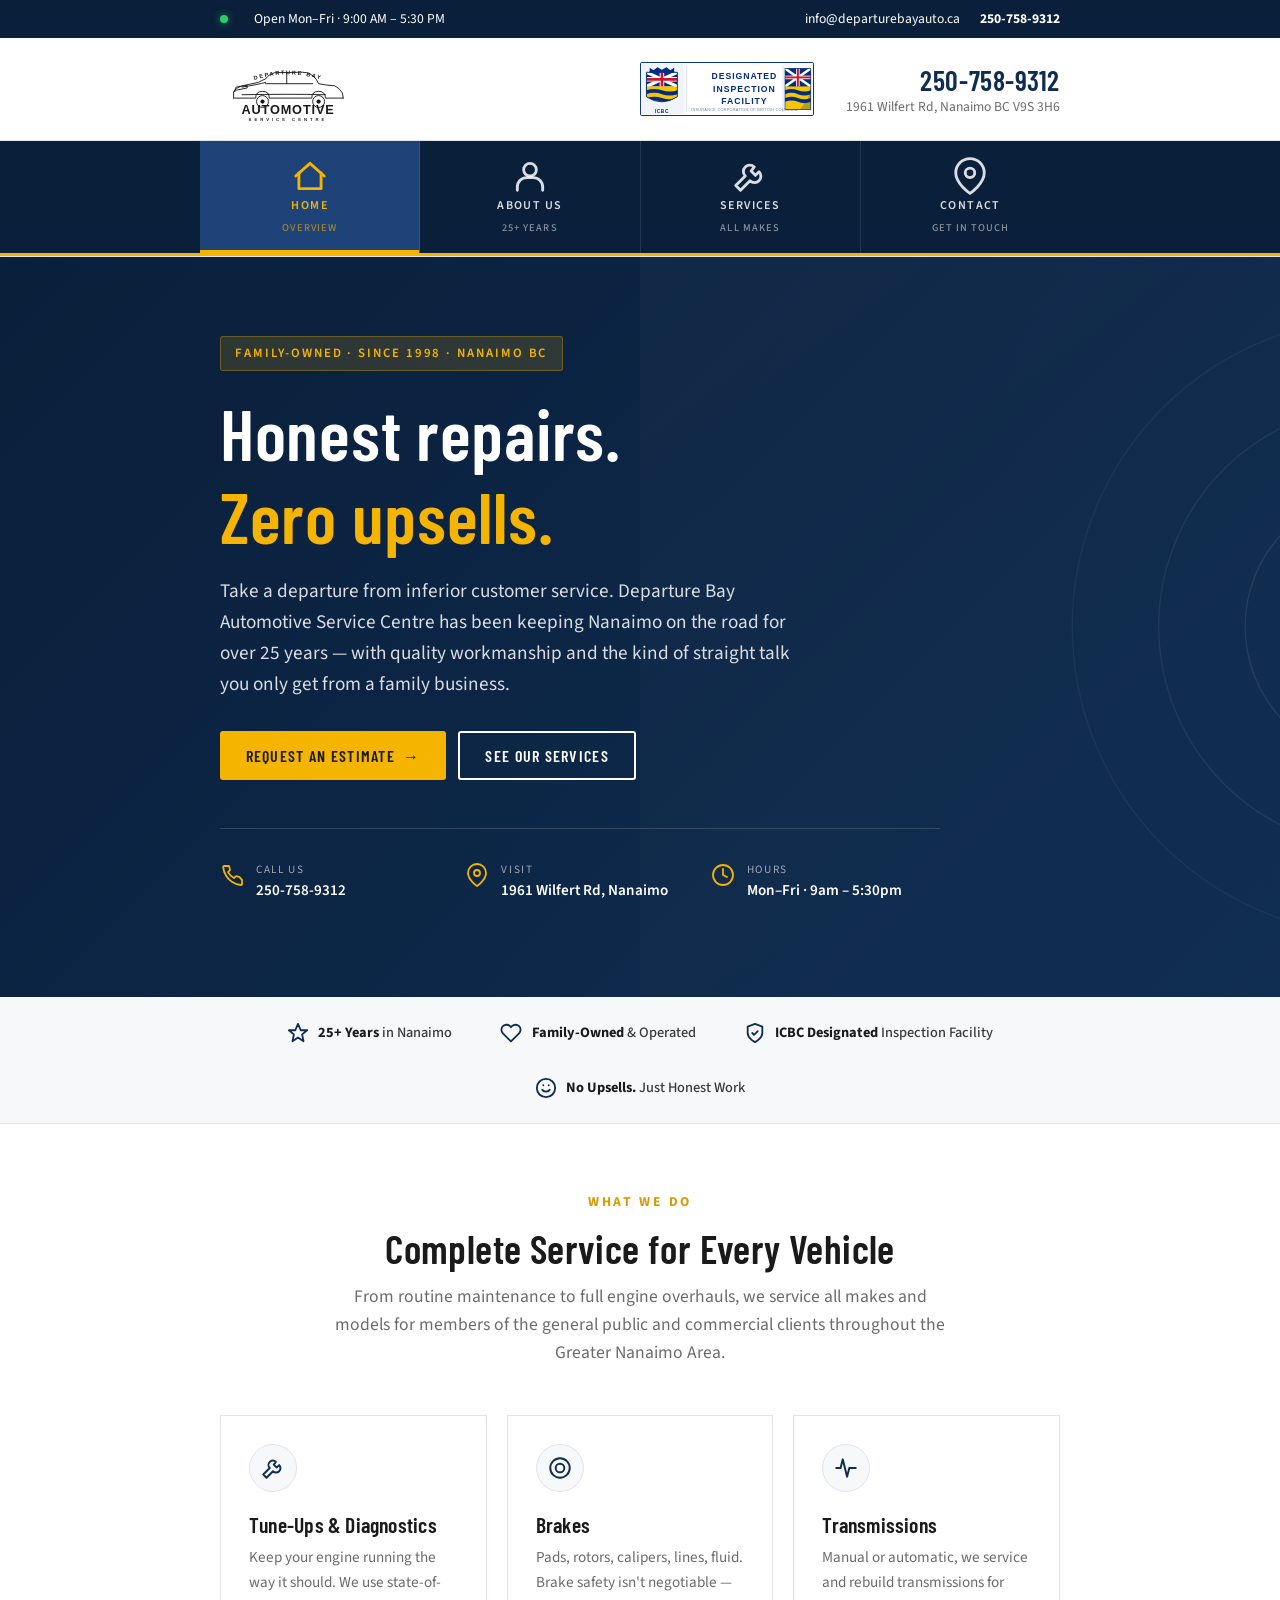
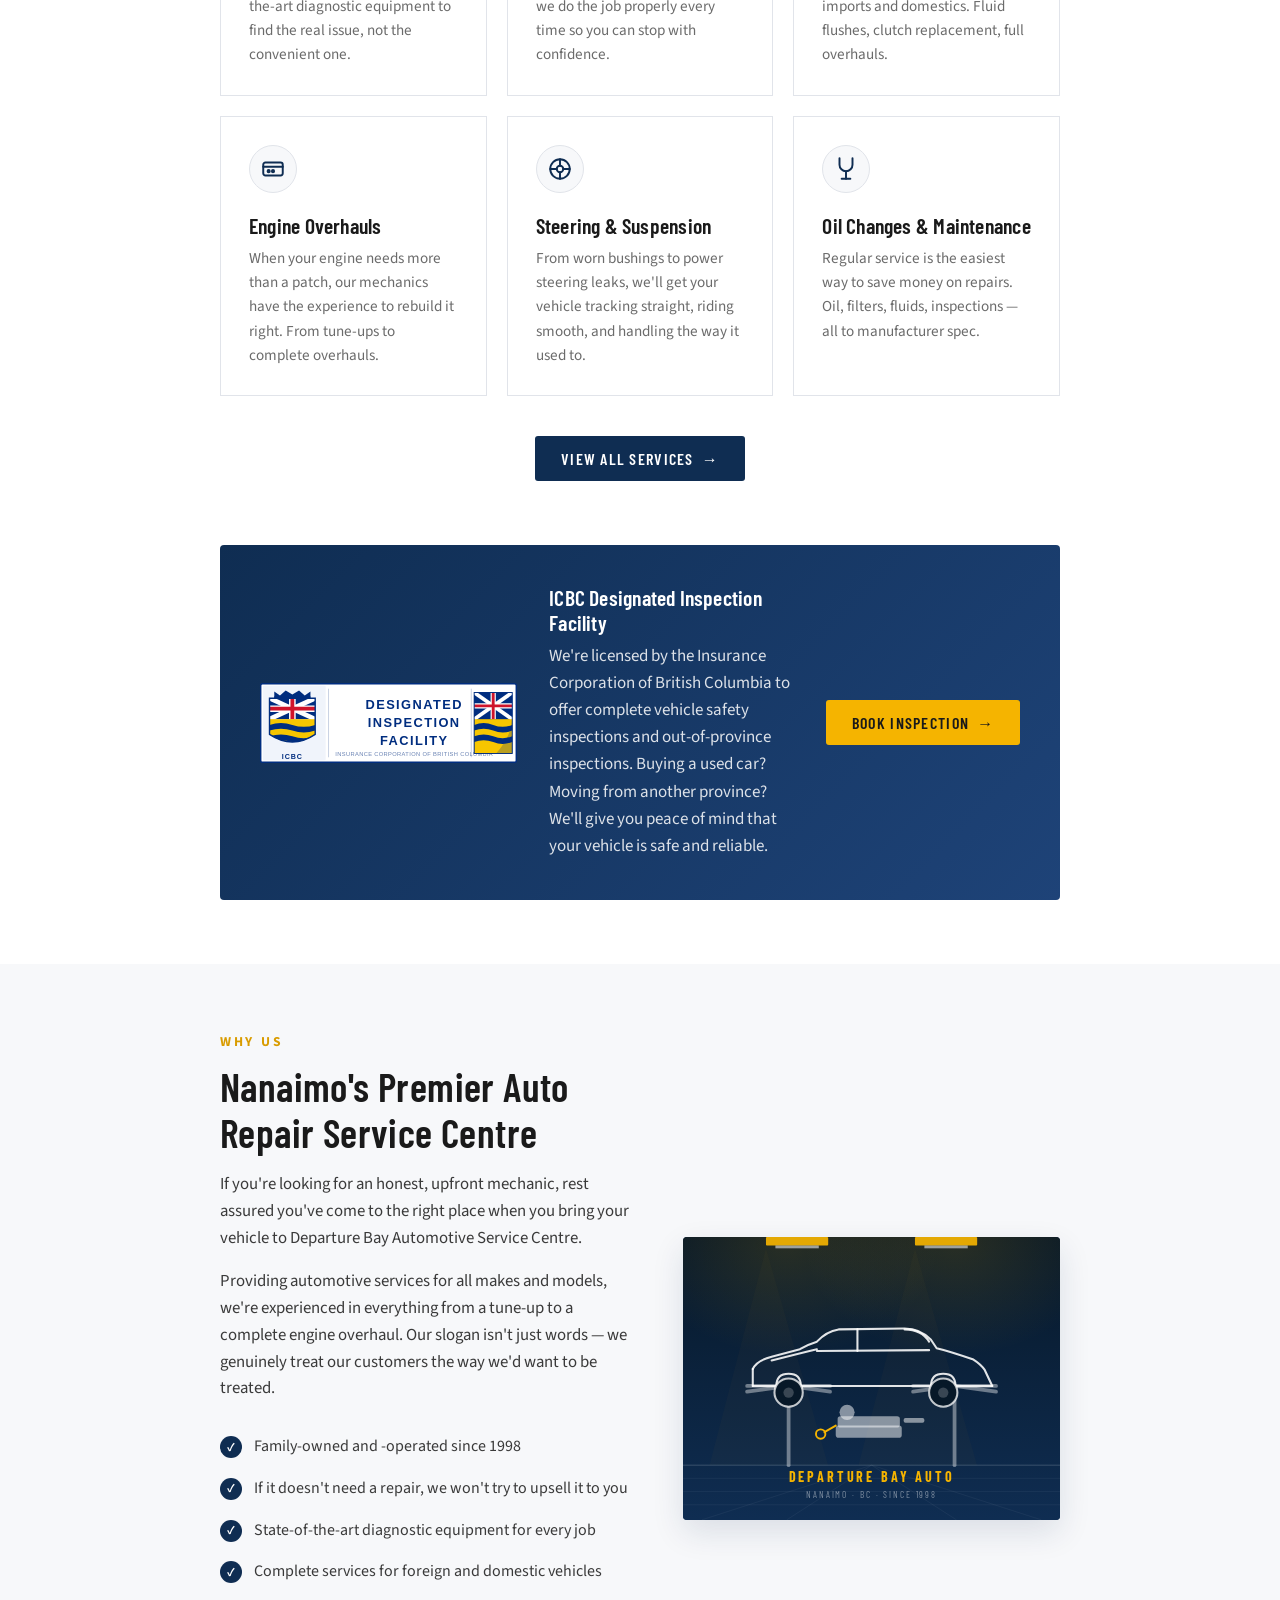
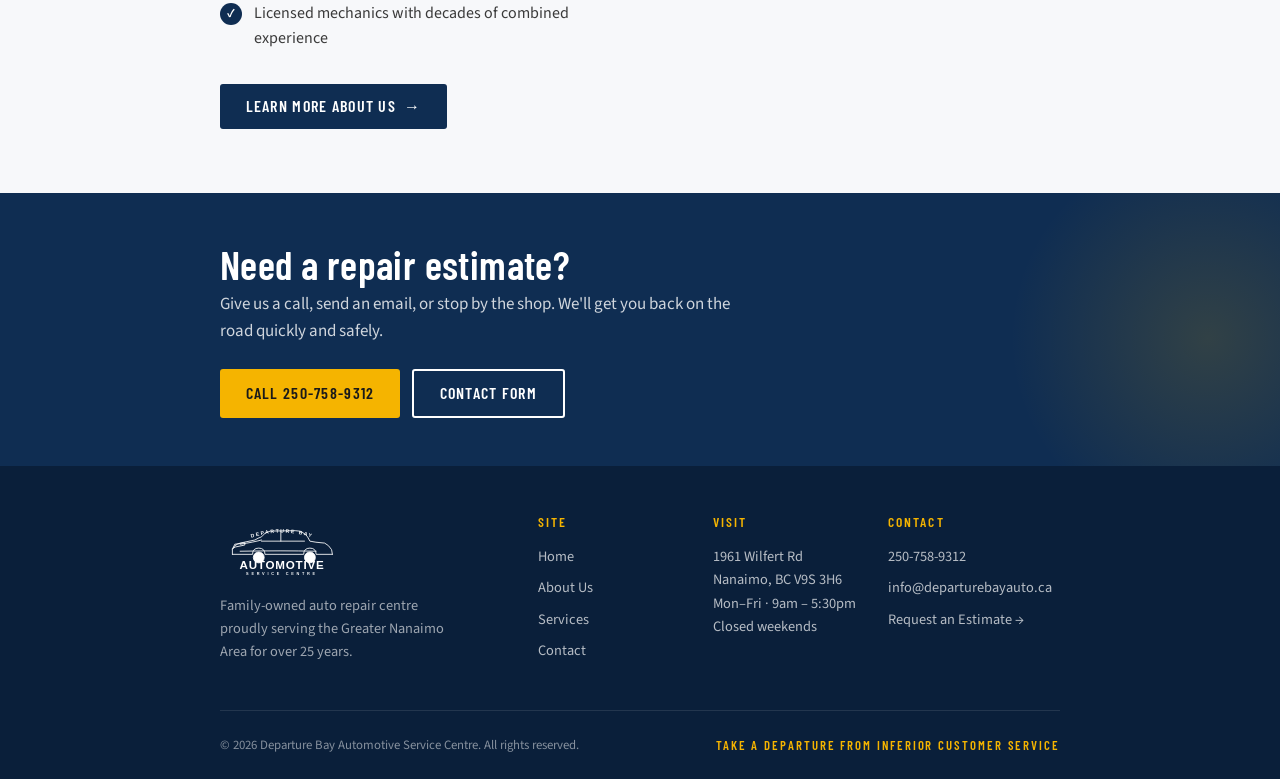
<file: index.html>
<!DOCTYPE html>
<html lang="en">
<head>
  <meta charset="UTF-8">
  <meta name="viewport" content="width=device-width, initial-scale=1.0">
  <title>Departure Bay Automotive Service Centre — Nanaimo's Trusted Family Mechanic</title>
  <meta name="description" content="Family-owned auto repair shop in Nanaimo BC. Honest, upfront service on all makes and models for over 25 years. ICBC Designated Inspection Facility. Call 250-758-9312.">
  <link rel="preconnect" href="https://fonts.googleapis.com">
  <link rel="preconnect" href="https://fonts.gstatic.com" crossorigin>
  <link href="https://fonts.googleapis.com/css2?family=Barlow+Condensed:wght@400;500;600;700&family=Source+Sans+3:wght@400;500;600;700&display=swap" rel="stylesheet">
  <link rel="stylesheet" href="css/style.css">
  <link rel="icon" type="image/svg+xml" href="images/favicon.svg">
</head>
<body>

  <!-- Top bar -->
  <div class="topbar">
    <div class="container">
      <div class="topbar-left">
        <span>Open Mon–Fri · 9:00 AM – 5:30 PM</span>
      </div>
      <div class="topbar-right">
        <a href="mailto:info@departurebayauto.ca" class="hide-mobile">info@departurebayauto.ca</a>
        <a href="tel:2507589312"><strong>250-758-9312</strong></a>
      </div>
    </div>
  </div>

  <!-- Header -->
  <header class="site-header">
    <div class="header-top">
      <div class="container">
        <a href="index.html" class="brand">
          <img src="images/logo.svg" alt="Departure Bay Automotive Service Centre">
        </a>

        <div class="header-contact">
          <div class="header-badge">
            <img src="images/icbc-dif.svg" alt="ICBC Designated Inspection Facility" class="icbc-badge-img">
          </div>
          <div class="header-info">
            <a href="tel:2507589312" class="phone">250-758-9312</a>
            <div class="address">1961 Wilfert Rd, Nanaimo BC V9S 3H6</div>
          </div>
        </div>
      </div>
    </div>

    <button class="nav-toggle" aria-label="Toggle navigation" aria-controls="primary-nav">Menu</button>

    <nav class="main-nav" id="primary-nav">
      <div class="container">
        <a href="index.html" class="active">
          <svg class="nav-icon" viewBox="0 0 24 24"><path d="M3 12l9-8 9 8"/><path d="M5 10v10h14V10"/></svg>
          <span class="nav-label">Home</span>
          <span class="nav-sub">Overview</span>
        </a>
        <a href="about.html">
          <svg class="nav-icon" viewBox="0 0 24 24"><circle cx="12" cy="8" r="4"/><path d="M4 21v-2a6 6 0 0 1 6-6h4a6 6 0 0 1 6 6v2"/></svg>
          <span class="nav-label">About Us</span>
          <span class="nav-sub">25+ Years</span>
        </a>
        <a href="services.html">
          <svg class="nav-icon" viewBox="0 0 24 24"><path d="M14.7 6.3a4 4 0 0 0-5.7 5.7L3 18l3 3 6-6a4 4 0 0 0 5.7-5.7l-2.3 2.3-2.7-2.7z"/></svg>
          <span class="nav-label">Services</span>
          <span class="nav-sub">All Makes</span>
        </a>
        <a href="contact.html">
          <svg class="nav-icon" viewBox="0 0 24 24"><path d="M21 10c0 7-9 13-9 13s-9-6-9-13a9 9 0 1 1 18 0z"/><circle cx="12" cy="10" r="3"/></svg>
          <span class="nav-label">Contact</span>
          <span class="nav-sub">Get In Touch</span>
        </a>
      </div>
    </nav>
  </header>

  <!-- Hero -->
  <section class="hero">
    <div class="container">
      <div class="hero-content">
        <span class="hero-eyebrow fade-up fade-up-1">Family-Owned · Since 1998 · Nanaimo BC</span>
        <h1 class="fade-up fade-up-2">
          Honest repairs.<br>
          <span class="accent">Zero upsells.</span>
        </h1>
        <p class="hero-lede fade-up fade-up-3">
          Take a departure from inferior customer service. Departure Bay Automotive Service Centre has been keeping Nanaimo on the road for over 25 years — with quality workmanship and the kind of straight talk you only get from a family business.
        </p>
        <div class="hero-actions fade-up fade-up-4">
          <a href="contact.html" class="btn btn-primary">Request an Estimate <span class="arrow">→</span></a>
          <a href="services.html" class="btn btn-outline">See Our Services</a>
        </div>

        <div class="hero-quick-info fade-up fade-up-4">
          <div class="hero-info-item">
            <svg class="icon" viewBox="0 0 24 24" fill="none" stroke-linecap="round" stroke-linejoin="round"><path d="M22 16.92V21a1 1 0 0 1-1.11 1 19.86 19.86 0 0 1-8.63-3.07 19.5 19.5 0 0 1-6-6A19.86 19.86 0 0 1 3.18 4.11 1 1 0 0 1 4.18 3h4.09a1 1 0 0 1 1 .75 12.3 12.3 0 0 0 .67 2.7 1 1 0 0 1-.23 1L8 9.09a16 16 0 0 0 6 6l1.64-1.71a1 1 0 0 1 1-.23 12.3 12.3 0 0 0 2.7.67 1 1 0 0 1 .75 1z"/></svg>
            <div>
              <div class="label">Call Us</div>
              <div class="value">250-758-9312</div>
            </div>
          </div>
          <div class="hero-info-item">
            <svg class="icon" viewBox="0 0 24 24" fill="none" stroke-linecap="round" stroke-linejoin="round"><path d="M21 10c0 7-9 13-9 13s-9-6-9-13a9 9 0 1 1 18 0z"/><circle cx="12" cy="10" r="3"/></svg>
            <div>
              <div class="label">Visit</div>
              <div class="value">1961 Wilfert Rd, Nanaimo</div>
            </div>
          </div>
          <div class="hero-info-item">
            <svg class="icon" viewBox="0 0 24 24" fill="none" stroke-linecap="round" stroke-linejoin="round"><circle cx="12" cy="12" r="10"/><path d="M12 6v6l4 2"/></svg>
            <div>
              <div class="label">Hours</div>
              <div class="value">Mon–Fri · 9am – 5:30pm</div>
            </div>
          </div>
        </div>
      </div>
    </div>
  </section>

  <!-- Trust bar -->
  <div class="trust-bar">
    <div class="container">
      <div class="trust-item">
        <svg class="icon" viewBox="0 0 24 24"><path d="M12 2l3 7h7l-5.5 4.5L18 21l-6-4-6 4 1.5-7.5L2 9h7z"/></svg>
        <span><strong>25+ Years</strong> in Nanaimo</span>
      </div>
      <div class="trust-item">
        <svg class="icon" viewBox="0 0 24 24"><path d="M20.84 4.61a5.5 5.5 0 0 0-7.78 0L12 5.67l-1.06-1.06a5.5 5.5 0 0 0-7.78 7.78L12 21.23l8.84-8.84a5.5 5.5 0 0 0 0-7.78z"/></svg>
        <span><strong>Family-Owned</strong> &amp; Operated</span>
      </div>
      <div class="trust-item">
        <svg class="icon" viewBox="0 0 24 24"><path d="M12 22s8-4 8-10V5l-8-3-8 3v7c0 6 8 10 8 10z"/><path d="M9 12l2 2 4-4"/></svg>
        <span><strong>ICBC Designated</strong> Inspection Facility</span>
      </div>
      <div class="trust-item">
        <svg class="icon" viewBox="0 0 24 24"><circle cx="12" cy="12" r="10"/><path d="M8 14s1.5 2 4 2 4-2 4-2"/><line x1="9" y1="9" x2="9.01" y2="9"/><line x1="15" y1="9" x2="15.01" y2="9"/></svg>
        <span><strong>No Upsells.</strong> Just Honest Work</span>
      </div>
    </div>
  </div>

  <!-- Services preview -->
  <section>
    <div class="container">
      <div class="section-heading">
        <span class="eyebrow">What We Do</span>
        <h2>Complete Service for Every Vehicle</h2>
        <p class="lede">From routine maintenance to full engine overhauls, we service all makes and models for members of the general public and commercial clients throughout the Greater Nanaimo Area.</p>
      </div>

      <div class="service-grid">
        <div class="service-card">
          <div class="service-icon">
            <svg viewBox="0 0 24 24"><path d="M14.7 6.3a4 4 0 0 0-5.7 5.7L3 18l3 3 6-6a4 4 0 0 0 5.7-5.7l-2.3 2.3-2.7-2.7z"/></svg>
          </div>
          <h3>Tune-Ups &amp; Diagnostics</h3>
          <p>Keep your engine running the way it should. We use state-of-the-art diagnostic equipment to find the real issue, not the convenient one.</p>
        </div>

        <div class="service-card">
          <div class="service-icon">
            <svg viewBox="0 0 24 24"><circle cx="12" cy="12" r="9"/><circle cx="12" cy="12" r="4"/></svg>
          </div>
          <h3>Brakes</h3>
          <p>Pads, rotors, calipers, lines, fluid. Brake safety isn't negotiable — we do the job properly every time so you can stop with confidence.</p>
        </div>

        <div class="service-card">
          <div class="service-icon">
            <svg viewBox="0 0 24 24"><path d="M3 12h4l2-8 4 16 2-8h6"/></svg>
          </div>
          <h3>Transmissions</h3>
          <p>Manual or automatic, we service and rebuild transmissions for imports and domestics. Fluid flushes, clutch replacement, full overhauls.</p>
        </div>

        <div class="service-card">
          <div class="service-icon">
            <svg viewBox="0 0 24 24"><rect x="3" y="6" width="18" height="12" rx="2"/><line x1="3" y1="10" x2="21" y2="10"/><circle cx="8" cy="14" r="1"/><circle cx="12" cy="14" r="1"/></svg>
          </div>
          <h3>Engine Overhauls</h3>
          <p>When your engine needs more than a patch, our mechanics have the experience to rebuild it right. From tune-ups to complete overhauls.</p>
        </div>

        <div class="service-card">
          <div class="service-icon">
            <svg viewBox="0 0 24 24"><circle cx="12" cy="12" r="3"/><circle cx="12" cy="12" r="9"/><line x1="12" y1="3" x2="12" y2="9"/><line x1="12" y1="15" x2="12" y2="21"/><line x1="3" y1="12" x2="9" y2="12"/><line x1="15" y1="12" x2="21" y2="12"/></svg>
          </div>
          <h3>Steering &amp; Suspension</h3>
          <p>From worn bushings to power steering leaks, we'll get your vehicle tracking straight, riding smooth, and handling the way it used to.</p>
        </div>

        <div class="service-card">
          <div class="service-icon">
            <svg viewBox="0 0 24 24"><path d="M6 2v6a6 6 0 0 0 12 0V2"/><path d="M12 14v7"/><path d="M8 21h8"/></svg>
          </div>
          <h3>Oil Changes &amp; Maintenance</h3>
          <p>Regular service is the easiest way to save money on repairs. Oil, filters, fluids, inspections — all to manufacturer spec.</p>
        </div>
      </div>

      <div style="text-align: center; margin-top: 2.5rem;">
        <a href="services.html" class="btn btn-navy">View All Services <span class="arrow">→</span></a>
      </div>
    </div>
  </section>

  <!-- ICBC callout -->
  <section style="padding-top: 0;">
    <div class="container">
      <div class="icbc-callout">
        <div class="badge-icon">
          <img src="images/icbc-dif.svg" alt="ICBC Designated Inspection Facility">
        </div>
        <div>
          <h3>ICBC Designated Inspection Facility</h3>
          <p>We're licensed by the Insurance Corporation of British Columbia to offer complete vehicle safety inspections and out-of-province inspections. Buying a used car? Moving from another province? We'll give you peace of mind that your vehicle is safe and reliable.</p>
        </div>
        <a href="contact.html" class="btn btn-primary">Book Inspection <span class="arrow">→</span></a>
      </div>
    </div>
  </section>

  <!-- About preview -->
  <section style="background: var(--cream);">
    <div class="container">
      <div class="two-col">
        <div class="two-col-prose">
          <span style="color: var(--yellow-dark); font-weight: 700; letter-spacing: 0.2em; text-transform: uppercase; font-size: 0.85rem;">Why Us</span>
          <h2 style="margin-top: 0.5rem;">Nanaimo's Premier Auto Repair Service Centre</h2>
          <p>If you're looking for an honest, upfront mechanic, rest assured you've come to the right place when you bring your vehicle to Departure Bay Automotive Service Centre.</p>
          <p>Providing automotive services for all makes and models, we're experienced in everything from a tune-up to a complete engine overhaul. Our slogan isn't just words — we genuinely treat our customers the way we'd want to be treated.</p>
          <ul class="feature-list">
            <li>Family-owned and -operated since 1998</li>
            <li>If it doesn't need a repair, we won't try to upsell it to you</li>
            <li>State-of-the-art diagnostic equipment for every job</li>
            <li>Complete services for foreign and domestic vehicles</li>
            <li>Licensed mechanics with decades of combined experience</li>
          </ul>
          <a href="about.html" class="btn btn-navy">Learn More About Us <span class="arrow">→</span></a>
        </div>

        <div class="two-col-visual">
          <svg viewBox="0 0 400 300" xmlns="http://www.w3.org/2000/svg">
            <defs>
              <linearGradient id="shopBg" x1="0" y1="0" x2="0" y2="1">
                <stop offset="0%" stop-color="#071828"/>
                <stop offset="100%" stop-color="#0f2d52"/>
              </linearGradient>
              <radialGradient id="glowL" cx="28%" cy="2%" r="40%">
                <stop offset="0%" stop-color="#f5b400" stop-opacity="0.14"/>
                <stop offset="100%" stop-color="#f5b400" stop-opacity="0"/>
              </radialGradient>
              <radialGradient id="glowR" cx="72%" cy="2%" r="40%">
                <stop offset="0%" stop-color="#f5b400" stop-opacity="0.14"/>
                <stop offset="100%" stop-color="#f5b400" stop-opacity="0"/>
              </radialGradient>
            </defs>
            <rect width="400" height="300" fill="url(#shopBg)"/>
            <rect width="400" height="300" fill="url(#glowL)"/>
            <rect width="400" height="300" fill="url(#glowR)"/>

            <!-- Floor -->
            <line x1="0" y1="242" x2="400" y2="242" stroke="rgba(255,255,255,0.12)" stroke-width="1.5"/>
            <g stroke="rgba(255,255,255,0.05)" stroke-width="1">
              <line x1="0" y1="256" x2="400" y2="256"/>
              <line x1="0" y1="270" x2="400" y2="270"/>
              <line x1="0" y1="284" x2="400" y2="284"/>
              <line x1="200" y1="242" x2="20" y2="300"/>
              <line x1="200" y1="242" x2="380" y2="300"/>
              <line x1="200" y1="242" x2="110" y2="300"/>
              <line x1="200" y1="242" x2="290" y2="300"/>
            </g>

            <!-- Shop lights -->
            <rect x="88" y="0" width="66" height="9" fill="#f5b400" opacity="0.92" rx="1"/>
            <rect x="98" y="9" width="46" height="3" fill="white" opacity="0.55"/>
            <rect x="246" y="0" width="66" height="9" fill="#f5b400" opacity="0.92" rx="1"/>
            <rect x="256" y="9" width="46" height="3" fill="white" opacity="0.55"/>
            <!-- Light cones -->
            <path d="M 88,12 L 28,242 L 154,242 Z" fill="#f5b400" opacity="0.025"/>
            <path d="M 246,12 L 186,242 L 312,242 Z" fill="#f5b400" opacity="0.025"/>

            <!-- Lift posts -->
            <g stroke="rgba(255,255,255,0.4)" stroke-width="4" stroke-linecap="round">
              <line x1="112" y1="158" x2="112" y2="242"/>
              <line x1="288" y1="158" x2="288" y2="242"/>
              <!-- Horizontal lift arms -->
              <line x1="68" y1="158" x2="156" y2="158"/>
              <line x1="244" y1="158" x2="332" y2="158"/>
              <!-- Diagonal braces -->
              <line x1="112" y1="158" x2="68" y2="164"/>
              <line x1="112" y1="158" x2="156" y2="164"/>
              <line x1="288" y1="158" x2="244" y2="164"/>
              <line x1="288" y1="158" x2="332" y2="164"/>
            </g>

            <!-- Car silhouette (elevated) -->
            <g stroke="rgba(255,255,255,0.88)" stroke-width="2.2" fill="none" stroke-linecap="round" stroke-linejoin="round">
              <!-- Upper profile -->
              <path d="M 74,140 Q 78,131 94,127 L 124,119 Q 132,114 142,111 Q 152,100 165,98 L 235,97 Q 252,97 263,109 L 269,118 Q 282,121 308,130 Q 316,135 320,141 L 328,158"/>
              <!-- Front face -->
              <line x1="74" y1="140" x2="74" y2="158"/>
              <!-- Lower body with wheel arches -->
              <path d="M 74,158 L 99,158 Q 99,145 112,145 Q 125,145 125,158 L 263,158 Q 263,145 276,145 Q 289,145 289,158 L 328,158"/>
              <!-- Beltline -->
              <line x1="142" y1="121" x2="261" y2="120"/>
              <!-- B-pillar -->
              <line x1="185" y1="98" x2="185" y2="121"/>
              <!-- Hood crease -->
              <path d="M 94,131 Q 125,123 142,119"/>
              <!-- C-pillar inner -->
              <path d="M 235,98 Q 253,98 261,111"/>
            </g>
            <!-- Wheels -->
            <circle cx="112" cy="165" r="15" fill="#071828" stroke="rgba(255,255,255,0.75)" stroke-width="2.2"/>
            <circle cx="112" cy="165" r="5.5" fill="rgba(255,255,255,0.2)"/>
            <circle cx="276" cy="165" r="15" fill="#071828" stroke="rgba(255,255,255,0.75)" stroke-width="2.2"/>
            <circle cx="276" cy="165" r="5.5" fill="rgba(255,255,255,0.2)"/>

            <!-- Mechanic on creeper -->
            <g fill="rgba(255,255,255,0.5)">
              <rect x="162" y="200" width="70" height="13" rx="3"/>
              <rect x="164" y="190" width="66" height="12" rx="3"/>
              <circle cx="174" cy="186" r="8"/>
              <rect x="234" y="192" width="22" height="5" rx="2"/>
            </g>
            <!-- Wrench -->
            <g stroke="#f5b400" stroke-width="2" fill="none" stroke-linecap="round">
              <line x1="150" y1="207" x2="162" y2="200"/>
              <circle cx="146" cy="209" r="5"/>
            </g>

            <!-- Labels -->
            <text x="200" y="260" text-anchor="middle" fill="#f5b400" font-family="Barlow Condensed, Impact, sans-serif" font-size="15" font-weight="700" letter-spacing="3">DEPARTURE BAY AUTO</text>
            <text x="200" y="277" text-anchor="middle" fill="rgba(255,255,255,0.45)" font-family="Barlow Condensed, Impact, sans-serif" font-size="10" letter-spacing="2">NANAIMO · BC · SINCE 1998</text>
          </svg>
        </div>
      </div>
    </div>
  </section>

  <!-- CTA banner -->
  <div class="cta-banner">
    <div class="container">
      <div>
        <h2>Need a repair estimate?</h2>
        <p>Give us a call, send an email, or stop by the shop. We'll get you back on the road quickly and safely.</p>
      </div>
      <div class="cta-banner-actions">
        <a href="tel:2507589312" class="btn btn-primary">Call 250-758-9312</a>
        <a href="contact.html" class="btn btn-outline" style="border-color: #fff; color: #fff;">Contact Form</a>
      </div>
    </div>
  </div>

  <!-- Footer -->
  <footer class="site-footer">
    <div class="container">
      <div class="footer-grid">
        <div class="footer-brand">
          <img src="images/logo.svg" alt="Departure Bay Automotive">
          <p>Family-owned auto repair centre proudly serving the Greater Nanaimo Area for over 25 years.</p>
        </div>

        <div class="footer-col">
          <h4>Site</h4>
          <ul>
            <li><a href="index.html">Home</a></li>
            <li><a href="about.html">About Us</a></li>
            <li><a href="services.html">Services</a></li>
            <li><a href="contact.html">Contact</a></li>
          </ul>
        </div>

        <div class="footer-col">
          <h4>Visit</h4>
          <address>
            1961 Wilfert Rd<br>
            Nanaimo, BC V9S 3H6<br>
            Mon–Fri · 9am – 5:30pm<br>
            Closed weekends
          </address>
        </div>

        <div class="footer-col">
          <h4>Contact</h4>
          <ul>
            <li><a href="tel:2507589312">250-758-9312</a></li>
            <li><a href="mailto:info@departurebayauto.ca">info@departurebayauto.ca</a></li>
            <li><a href="contact.html">Request an Estimate →</a></li>
          </ul>
        </div>
      </div>

      <div class="footer-bottom">
        <span>© <span id="current-year"></span> Departure Bay Automotive Service Centre. All rights reserved.</span>
        <span class="tagline">Take a departure from inferior customer service</span>
      </div>
    </div>
  </footer>

  <script src="js/main.js"></script>
</body>
</html>
</file>
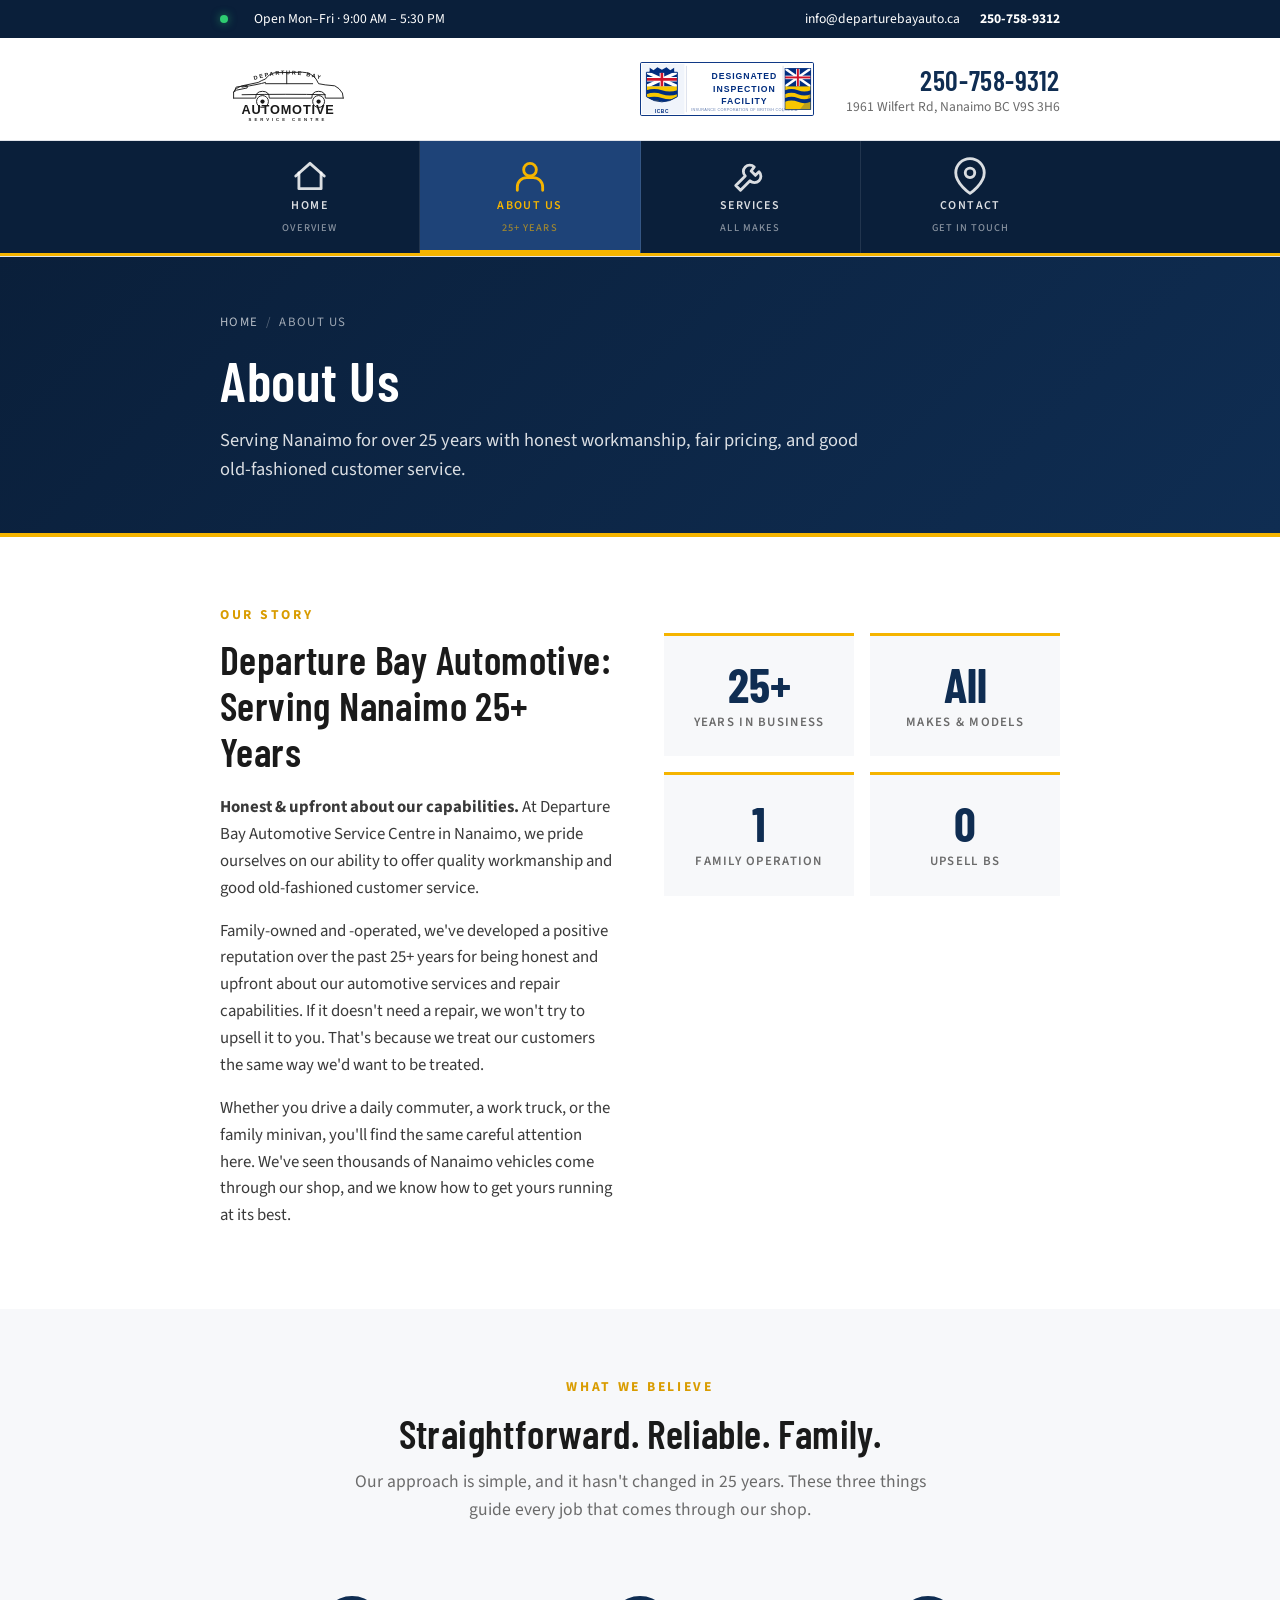
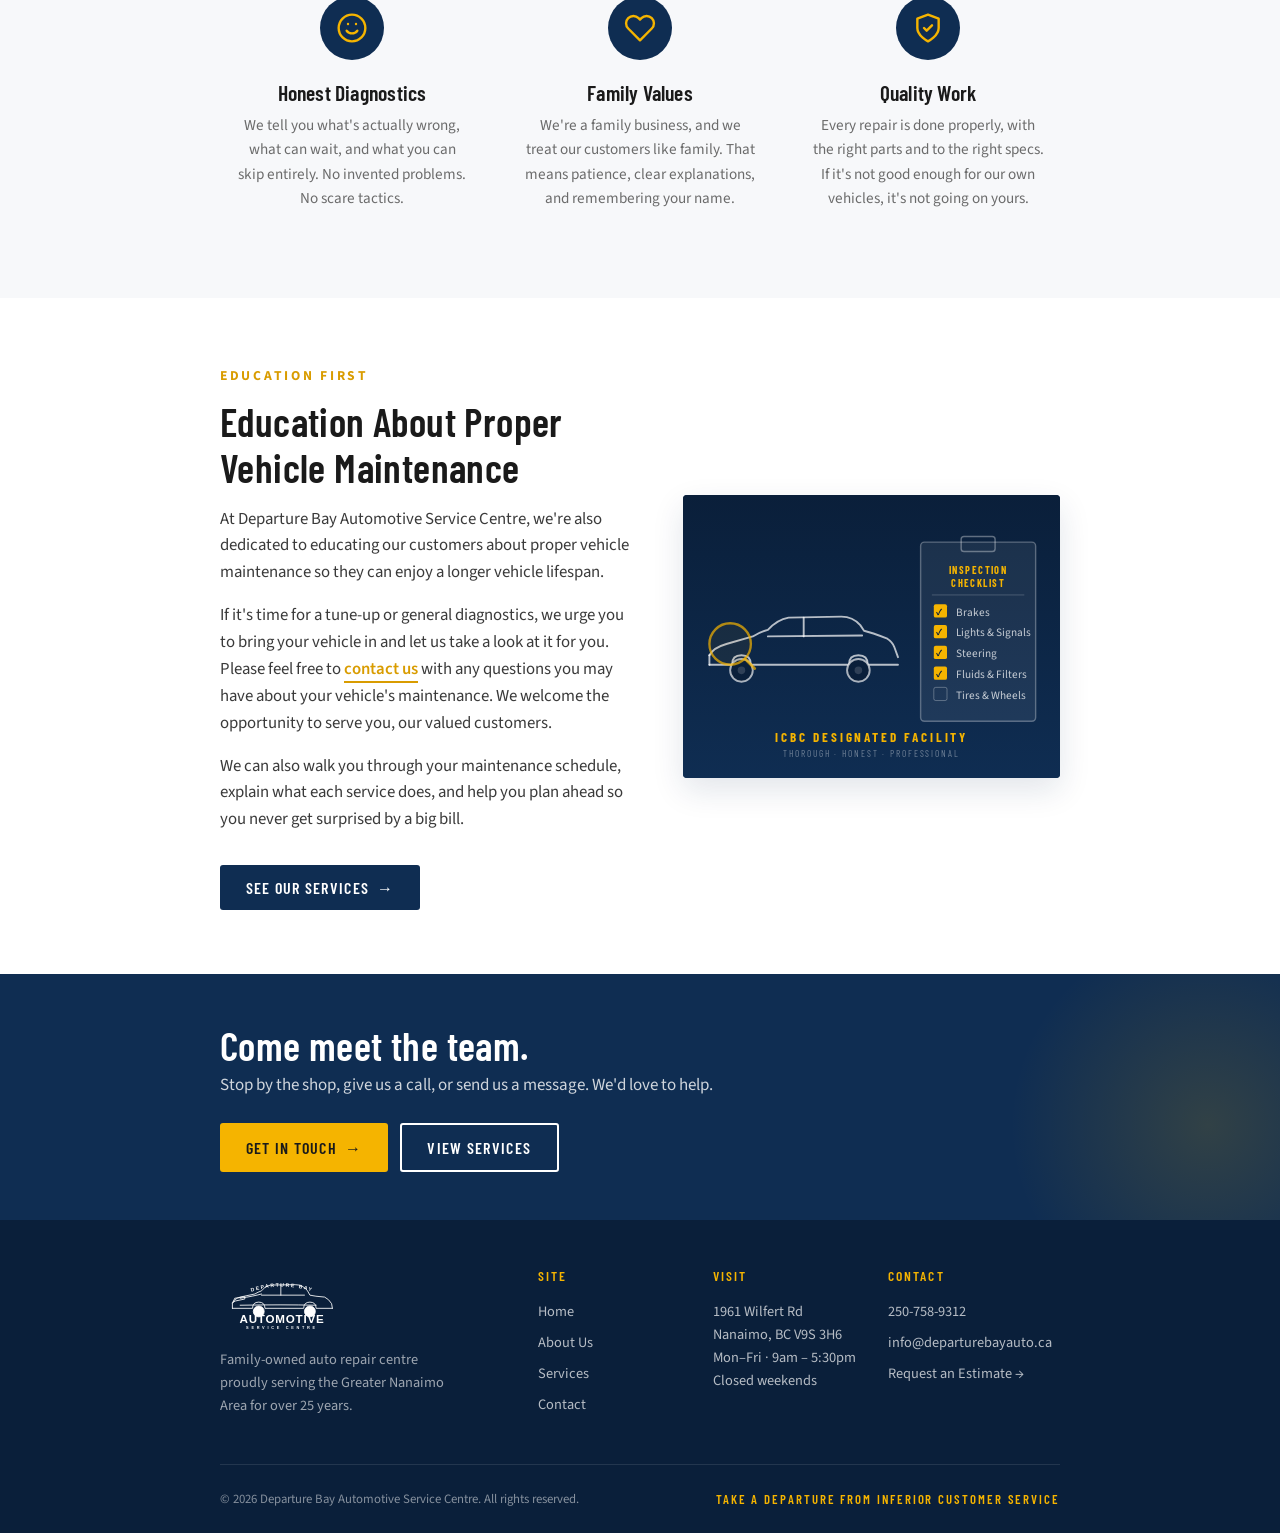
<file: about.html>
<!DOCTYPE html>
<html lang="en">
<head>
  <meta charset="UTF-8">
  <meta name="viewport" content="width=device-width, initial-scale=1.0">
  <title>About Us — Departure Bay Automotive Service Centre, Nanaimo</title>
  <meta name="description" content="Family-owned and operated in Nanaimo for 25+ years. Honest, upfront auto repair with quality workmanship and good old-fashioned customer service.">
  <link rel="preconnect" href="https://fonts.googleapis.com">
  <link rel="preconnect" href="https://fonts.gstatic.com" crossorigin>
  <link href="https://fonts.googleapis.com/css2?family=Barlow+Condensed:wght@400;500;600;700&family=Source+Sans+3:wght@400;500;600;700&display=swap" rel="stylesheet">
  <link rel="stylesheet" href="css/style.css">
  <link rel="icon" type="image/svg+xml" href="images/favicon.svg">
</head>
<body>

  <div class="topbar">
    <div class="container">
      <div class="topbar-left">
        <span>Open Mon–Fri · 9:00 AM – 5:30 PM</span>
      </div>
      <div class="topbar-right">
        <a href="mailto:info@departurebayauto.ca" class="hide-mobile">info@departurebayauto.ca</a>
        <a href="tel:2507589312"><strong>250-758-9312</strong></a>
      </div>
    </div>
  </div>

  <header class="site-header">
    <div class="header-top">
      <div class="container">
        <a href="index.html" class="brand">
          <img src="images/logo.svg" alt="Departure Bay Automotive Service Centre">
        </a>
        <div class="header-contact">
          <div class="header-badge">
            <img src="images/icbc-dif.svg" alt="ICBC Designated Inspection Facility" class="icbc-badge-img">
          </div>
          <div class="header-info">
            <a href="tel:2507589312" class="phone">250-758-9312</a>
            <div class="address">1961 Wilfert Rd, Nanaimo BC V9S 3H6</div>
          </div>
        </div>
      </div>
    </div>

    <button class="nav-toggle" aria-label="Toggle navigation" aria-controls="primary-nav">Menu</button>

    <nav class="main-nav" id="primary-nav">
      <div class="container">
        <a href="index.html">
          <svg class="nav-icon" viewBox="0 0 24 24"><path d="M3 12l9-8 9 8"/><path d="M5 10v10h14V10"/></svg>
          <span class="nav-label">Home</span>
          <span class="nav-sub">Overview</span>
        </a>
        <a href="about.html" class="active">
          <svg class="nav-icon" viewBox="0 0 24 24"><circle cx="12" cy="8" r="4"/><path d="M4 21v-2a6 6 0 0 1 6-6h4a6 6 0 0 1 6 6v2"/></svg>
          <span class="nav-label">About Us</span>
          <span class="nav-sub">25+ Years</span>
        </a>
        <a href="services.html">
          <svg class="nav-icon" viewBox="0 0 24 24"><path d="M14.7 6.3a4 4 0 0 0-5.7 5.7L3 18l3 3 6-6a4 4 0 0 0 5.7-5.7l-2.3 2.3-2.7-2.7z"/></svg>
          <span class="nav-label">Services</span>
          <span class="nav-sub">All Makes</span>
        </a>
        <a href="contact.html">
          <svg class="nav-icon" viewBox="0 0 24 24"><path d="M21 10c0 7-9 13-9 13s-9-6-9-13a9 9 0 1 1 18 0z"/><circle cx="12" cy="10" r="3"/></svg>
          <span class="nav-label">Contact</span>
          <span class="nav-sub">Get In Touch</span>
        </a>
      </div>
    </nav>
  </header>

  <section class="page-header">
    <div class="container">
      <div class="breadcrumb"><a href="index.html">Home</a><span>/</span>About Us</div>
      <h1>About Us</h1>
      <p class="lede">Serving Nanaimo for over 25 years with honest workmanship, fair pricing, and good old-fashioned customer service.</p>
    </div>
  </section>

  <section>
    <div class="container">
      <div class="about-intro">
        <div class="about-prose">
          <span style="color: var(--yellow-dark); font-weight: 700; letter-spacing: 0.2em; text-transform: uppercase; font-size: 0.85rem;">Our Story</span>
          <h2 style="margin-top: 0.5rem;">Departure Bay Automotive: Serving Nanaimo 25+ Years</h2>
          <p><strong>Honest &amp; upfront about our capabilities.</strong> At Departure Bay Automotive Service Centre in Nanaimo, we pride ourselves on our ability to offer quality workmanship and good old-fashioned customer service.</p>
          <p>Family-owned and -operated, we've developed a positive reputation over the past 25+ years for being honest and upfront about our automotive services and repair capabilities. If it doesn't need a repair, we won't try to upsell it to you. That's because we treat our customers the same way we'd want to be treated.</p>
          <p>Whether you drive a daily commuter, a work truck, or the family minivan, you'll find the same careful attention here. We've seen thousands of Nanaimo vehicles come through our shop, and we know how to get yours running at its best.</p>
        </div>

        <div>
          <div class="stats-grid">
            <div class="stat-card">
              <div class="big">25+</div>
              <div class="lbl">Years in Business</div>
            </div>
            <div class="stat-card">
              <div class="big">All</div>
              <div class="lbl">Makes &amp; Models</div>
            </div>
            <div class="stat-card">
              <div class="big">1</div>
              <div class="lbl">Family Operation</div>
            </div>
            <div class="stat-card">
              <div class="big">0</div>
              <div class="lbl">Upsell BS</div>
            </div>
          </div>
        </div>
      </div>
    </div>
  </section>

  <!-- Values -->
  <section style="background: var(--cream);">
    <div class="container">
      <div class="section-heading">
        <span class="eyebrow">What We Believe</span>
        <h2>Straightforward. Reliable. Family.</h2>
        <p class="lede">Our approach is simple, and it hasn't changed in 25 years. These three things guide every job that comes through our shop.</p>
      </div>

      <div class="values-grid">
        <div class="value-item">
          <div class="big-icon">
            <svg viewBox="0 0 24 24"><circle cx="12" cy="12" r="10"/><path d="M8 14s1.5 2 4 2 4-2 4-2"/><line x1="9" y1="9" x2="9.01" y2="9"/><line x1="15" y1="9" x2="15.01" y2="9"/></svg>
          </div>
          <h3>Honest Diagnostics</h3>
          <p>We tell you what's actually wrong, what can wait, and what you can skip entirely. No invented problems. No scare tactics.</p>
        </div>

        <div class="value-item">
          <div class="big-icon">
            <svg viewBox="0 0 24 24"><path d="M20.84 4.61a5.5 5.5 0 0 0-7.78 0L12 5.67l-1.06-1.06a5.5 5.5 0 0 0-7.78 7.78L12 21.23l8.84-8.84a5.5 5.5 0 0 0 0-7.78z"/></svg>
          </div>
          <h3>Family Values</h3>
          <p>We're a family business, and we treat our customers like family. That means patience, clear explanations, and remembering your name.</p>
        </div>

        <div class="value-item">
          <div class="big-icon">
            <svg viewBox="0 0 24 24"><path d="M12 22s8-4 8-10V5l-8-3-8 3v7c0 6 8 10 8 10z"/><path d="M9 12l2 2 4-4"/></svg>
          </div>
          <h3>Quality Work</h3>
          <p>Every repair is done properly, with the right parts and to the right specs. If it's not good enough for our own vehicles, it's not going on yours.</p>
        </div>
      </div>
    </div>
  </section>

  <!-- Maintenance education -->
  <section>
    <div class="container">
      <div class="two-col">
        <div class="two-col-prose">
          <span style="color: var(--yellow-dark); font-weight: 700; letter-spacing: 0.2em; text-transform: uppercase; font-size: 0.85rem;">Education First</span>
          <h2 style="margin-top: 0.5rem;">Education About Proper Vehicle Maintenance</h2>
          <p>At Departure Bay Automotive Service Centre, we're also dedicated to educating our customers about proper vehicle maintenance so they can enjoy a longer vehicle lifespan.</p>
          <p>If it's time for a tune-up or general diagnostics, we urge you to bring your vehicle in and let us take a look at it for you. Please feel free to <a href="contact.html" style="color: var(--yellow-dark); font-weight: 600; border-bottom: 2px solid;">contact us</a> with any questions you may have about your vehicle's maintenance. We welcome the opportunity to serve you, our valued customers.</p>
          <p>We can also walk you through your maintenance schedule, explain what each service does, and help you plan ahead so you never get surprised by a big bill.</p>
          <a href="services.html" class="btn btn-navy" style="margin-top: 1rem;">See Our Services <span class="arrow">→</span></a>
        </div>

        <div class="two-col-visual">
          <svg viewBox="0 0 400 300" xmlns="http://www.w3.org/2000/svg">
            <defs>
              <linearGradient id="inspBg" x1="0" y1="0" x2="0" y2="1">
                <stop offset="0%" stop-color="#0a1f3a"/>
                <stop offset="100%" stop-color="#0f2d52"/>
              </linearGradient>
            </defs>
            <rect width="400" height="300" fill="url(#inspBg)"/>

            <!-- Car silhouette (side view, left-positioned) -->
            <g stroke="rgba(255,255,255,0.7)" stroke-width="2" fill="none" stroke-linecap="round" stroke-linejoin="round">
              <!-- Upper profile -->
              <path d="M 28,170 Q 32,162 46,158 L 74,150 Q 82,145 90,143 Q 100,132 112,130 L 168,129 Q 180,129 188,138 L 192,144 Q 200,146 216,152 Q 222,156 224,161 L 228,172"/>
              <!-- Front face -->
              <line x1="28" y1="170" x2="28" y2="180"/>
              <!-- Lower body with wheel arches -->
              <path d="M 28,180 L 52,180 Q 52,170 62,170 Q 72,170 72,180 L 176,180 Q 176,170 186,170 Q 196,170 196,180 L 228,180"/>
              <!-- Beltline -->
              <line x1="90" y1="150" x2="190" y2="149"/>
              <!-- B-pillar -->
              <line x1="128" y1="130" x2="128" y2="150"/>
            </g>
            <!-- Wheels -->
            <circle cx="62" cy="186" r="12" fill="#0a1f3a" stroke="rgba(255,255,255,0.65)" stroke-width="2"/>
            <circle cx="62" cy="186" r="4" fill="rgba(255,255,255,0.15)"/>
            <circle cx="186" cy="186" r="12" fill="#0a1f3a" stroke="rgba(255,255,255,0.65)" stroke-width="2"/>
            <circle cx="186" cy="186" r="4" fill="rgba(255,255,255,0.15)"/>

            <!-- Magnifying glass over front of car -->
            <circle cx="50" cy="158" r="22" fill="none" stroke="#f5b400" stroke-width="2.5" opacity="0.7"/>
            <line x1="66" y1="174" x2="76" y2="184" stroke="#f5b400" stroke-width="3" stroke-linecap="round" opacity="0.7"/>
            <!-- Highlight inside lens -->
            <circle cx="50" cy="158" r="22" fill="rgba(245,180,0,0.05)"/>

            <!-- Clipboard / checklist (right side) -->
            <rect x="252" y="50" width="122" height="190" fill="white" opacity="0.07" rx="4"/>
            <rect x="252" y="50" width="122" height="190" fill="none" stroke="rgba(255,255,255,0.3)" stroke-width="1.5" rx="4"/>
            <!-- Clipboard clip at top -->
            <rect x="295" y="44" width="36" height="16" fill="none" stroke="rgba(255,255,255,0.35)" stroke-width="1.5" rx="3"/>
            <!-- Heading -->
            <text x="313" y="84" text-anchor="middle" fill="#f5b400" font-family="Barlow Condensed, Impact, sans-serif" font-size="11" font-weight="700" letter-spacing="1.5">INSPECTION</text>
            <text x="313" y="98" text-anchor="middle" fill="#f5b400" font-family="Barlow Condensed, Impact, sans-serif" font-size="11" font-weight="700" letter-spacing="1.5">CHECKLIST</text>
            <line x1="264" y1="106" x2="362" y2="106" stroke="rgba(255,255,255,0.2)" stroke-width="1"/>

            <!-- Checklist items -->
            <g font-family="Source Sans 3, Arial, sans-serif" font-size="12" fill="rgba(255,255,255,0.75)">
              <!-- Brakes -->
              <rect x="266" y="116" width="14" height="14" rx="2" fill="#f5b400"/>
              <text x="272" y="127" text-anchor="middle" fill="#0a1f3a" font-size="10" font-weight="700">✓</text>
              <text x="290" y="128">Brakes</text>
              <!-- Lights -->
              <rect x="266" y="138" width="14" height="14" rx="2" fill="#f5b400"/>
              <text x="272" y="149" text-anchor="middle" fill="#0a1f3a" font-size="10" font-weight="700">✓</text>
              <text x="290" y="150">Lights &amp; Signals</text>
              <!-- Steering -->
              <rect x="266" y="160" width="14" height="14" rx="2" fill="#f5b400"/>
              <text x="272" y="171" text-anchor="middle" fill="#0a1f3a" font-size="10" font-weight="700">✓</text>
              <text x="290" y="172">Steering</text>
              <!-- Fluids -->
              <rect x="266" y="182" width="14" height="14" rx="2" fill="#f5b400"/>
              <text x="272" y="193" text-anchor="middle" fill="#0a1f3a" font-size="10" font-weight="700">✓</text>
              <text x="290" y="194">Fluids &amp; Filters</text>
              <!-- Tires -->
              <rect x="266" y="204" width="14" height="14" rx="2" fill="none" stroke="rgba(255,255,255,0.3)" stroke-width="1"/>
              <text x="290" y="216">Tires &amp; Wheels</text>
            </g>

            <!-- Bottom label -->
            <text x="200" y="262" text-anchor="middle" fill="#f5b400" font-family="Barlow Condensed, Impact, sans-serif" font-size="14" font-weight="700" letter-spacing="3">ICBC DESIGNATED FACILITY</text>
            <text x="200" y="278" text-anchor="middle" fill="rgba(255,255,255,0.4)" font-family="Barlow Condensed, Impact, sans-serif" font-size="10" letter-spacing="2">THOROUGH · HONEST · PROFESSIONAL</text>
          </svg>
        </div>
      </div>
    </div>
  </section>

  <!-- CTA banner -->
  <div class="cta-banner">
    <div class="container">
      <div>
        <h2>Come meet the team.</h2>
        <p>Stop by the shop, give us a call, or send us a message. We'd love to help.</p>
      </div>
      <div class="cta-banner-actions">
        <a href="contact.html" class="btn btn-primary">Get In Touch <span class="arrow">→</span></a>
        <a href="services.html" class="btn btn-outline" style="border-color: #fff; color: #fff;">View Services</a>
      </div>
    </div>
  </div>

  <footer class="site-footer">
    <div class="container">
      <div class="footer-grid">
        <div class="footer-brand">
          <img src="images/logo.svg" alt="Departure Bay Automotive">
          <p>Family-owned auto repair centre proudly serving the Greater Nanaimo Area for over 25 years.</p>
        </div>
        <div class="footer-col">
          <h4>Site</h4>
          <ul>
            <li><a href="index.html">Home</a></li>
            <li><a href="about.html">About Us</a></li>
            <li><a href="services.html">Services</a></li>
            <li><a href="contact.html">Contact</a></li>
          </ul>
        </div>
        <div class="footer-col">
          <h4>Visit</h4>
          <address>
            1961 Wilfert Rd<br>
            Nanaimo, BC V9S 3H6<br>
            Mon–Fri · 9am – 5:30pm<br>
            Closed weekends
          </address>
        </div>
        <div class="footer-col">
          <h4>Contact</h4>
          <ul>
            <li><a href="tel:2507589312">250-758-9312</a></li>
            <li><a href="mailto:info@departurebayauto.ca">info@departurebayauto.ca</a></li>
            <li><a href="contact.html">Request an Estimate →</a></li>
          </ul>
        </div>
      </div>
      <div class="footer-bottom">
        <span>© <span id="current-year"></span> Departure Bay Automotive Service Centre. All rights reserved.</span>
        <span class="tagline">Take a departure from inferior customer service</span>
      </div>
    </div>
  </footer>

  <script src="js/main.js"></script>
</body>
</html>
</file>
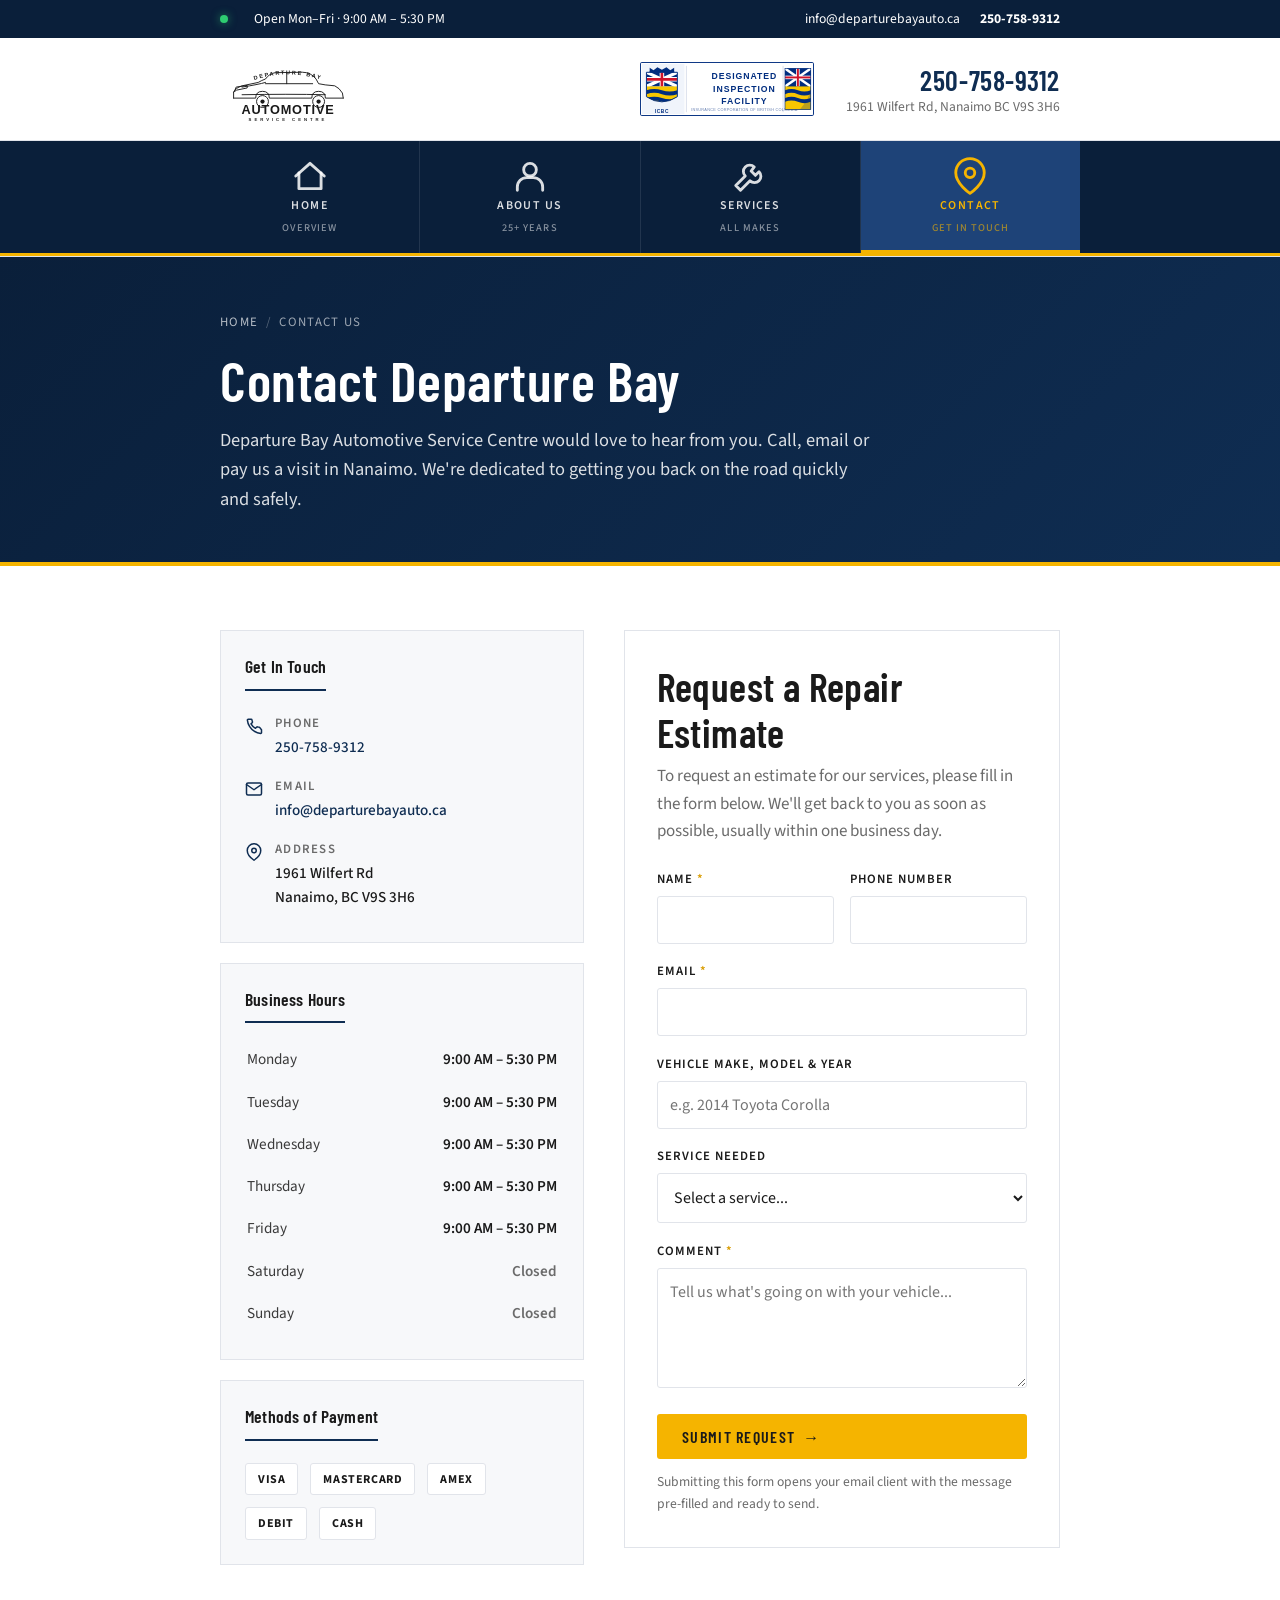
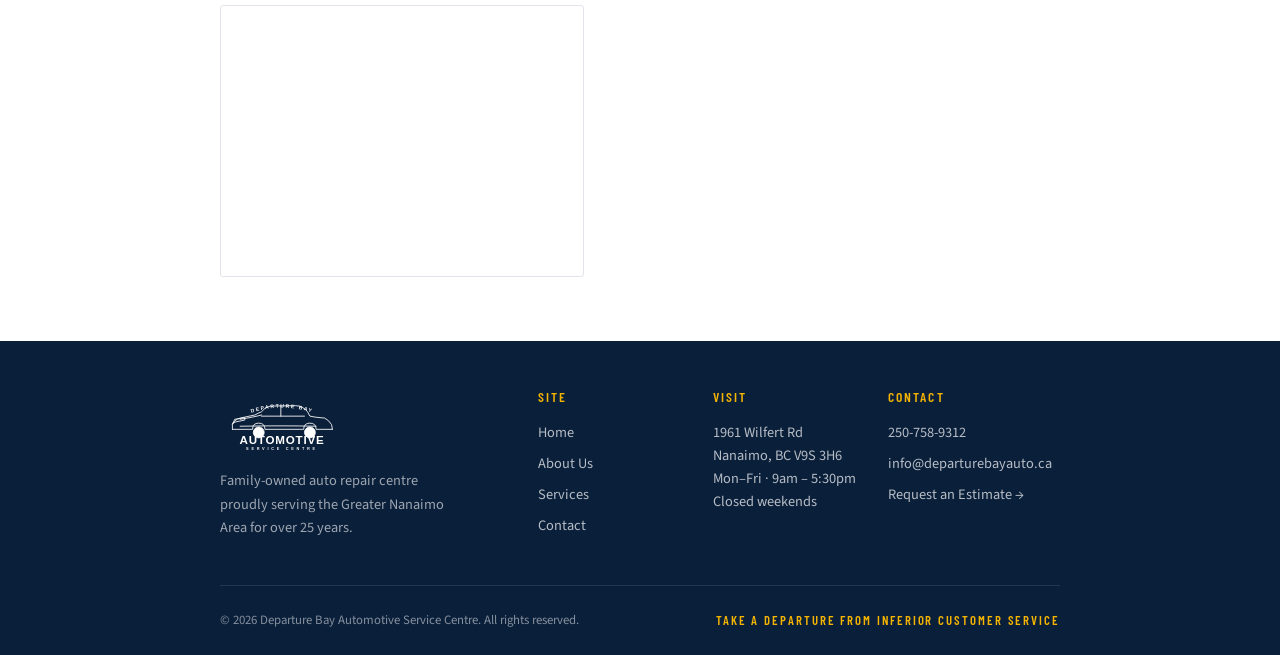
<file: contact.html>
<!DOCTYPE html>
<html lang="en">
<head>
  <meta charset="UTF-8">
  <meta name="viewport" content="width=device-width, initial-scale=1.0">
  <title>Contact Us — Departure Bay Automotive, Nanaimo</title>
  <meta name="description" content="Contact Departure Bay Automotive Service Centre. Phone 250-758-9312, email info@departurebayauto.ca, or visit us at 1961 Wilfert Rd, Nanaimo BC.">
  <link rel="preconnect" href="https://fonts.googleapis.com">
  <link rel="preconnect" href="https://fonts.gstatic.com" crossorigin>
  <link href="https://fonts.googleapis.com/css2?family=Barlow+Condensed:wght@400;500;600;700&family=Source+Sans+3:wght@400;500;600;700&display=swap" rel="stylesheet">
  <link rel="stylesheet" href="css/style.css">
  <link rel="icon" type="image/svg+xml" href="images/favicon.svg">
</head>
<body>

  <div class="topbar">
    <div class="container">
      <div class="topbar-left">
        <span>Open Mon–Fri · 9:00 AM – 5:30 PM</span>
      </div>
      <div class="topbar-right">
        <a href="mailto:info@departurebayauto.ca" class="hide-mobile">info@departurebayauto.ca</a>
        <a href="tel:2507589312"><strong>250-758-9312</strong></a>
      </div>
    </div>
  </div>

  <header class="site-header">
    <div class="header-top">
      <div class="container">
        <a href="index.html" class="brand">
          <img src="images/logo.svg" alt="Departure Bay Automotive Service Centre">
        </a>
        <div class="header-contact">
          <div class="header-badge">
            <img src="images/icbc-dif.svg" alt="ICBC Designated Inspection Facility" class="icbc-badge-img">
          </div>
          <div class="header-info">
            <a href="tel:2507589312" class="phone">250-758-9312</a>
            <div class="address">1961 Wilfert Rd, Nanaimo BC V9S 3H6</div>
          </div>
        </div>
      </div>
    </div>

    <button class="nav-toggle" aria-label="Toggle navigation" aria-controls="primary-nav">Menu</button>

    <nav class="main-nav" id="primary-nav">
      <div class="container">
        <a href="index.html">
          <svg class="nav-icon" viewBox="0 0 24 24"><path d="M3 12l9-8 9 8"/><path d="M5 10v10h14V10"/></svg>
          <span class="nav-label">Home</span>
          <span class="nav-sub">Overview</span>
        </a>
        <a href="about.html">
          <svg class="nav-icon" viewBox="0 0 24 24"><circle cx="12" cy="8" r="4"/><path d="M4 21v-2a6 6 0 0 1 6-6h4a6 6 0 0 1 6 6v2"/></svg>
          <span class="nav-label">About Us</span>
          <span class="nav-sub">25+ Years</span>
        </a>
        <a href="services.html">
          <svg class="nav-icon" viewBox="0 0 24 24"><path d="M14.7 6.3a4 4 0 0 0-5.7 5.7L3 18l3 3 6-6a4 4 0 0 0 5.7-5.7l-2.3 2.3-2.7-2.7z"/></svg>
          <span class="nav-label">Services</span>
          <span class="nav-sub">All Makes</span>
        </a>
        <a href="contact.html" class="active">
          <svg class="nav-icon" viewBox="0 0 24 24"><path d="M21 10c0 7-9 13-9 13s-9-6-9-13a9 9 0 1 1 18 0z"/><circle cx="12" cy="10" r="3"/></svg>
          <span class="nav-label">Contact</span>
          <span class="nav-sub">Get In Touch</span>
        </a>
      </div>
    </nav>
  </header>

  <section class="page-header">
    <div class="container">
      <div class="breadcrumb"><a href="index.html">Home</a><span>/</span>Contact Us</div>
      <h1>Contact Departure Bay</h1>
      <p class="lede">Departure Bay Automotive Service Centre would love to hear from you. Call, email or pay us a visit in Nanaimo. We're dedicated to getting you back on the road quickly and safely.</p>
    </div>
  </section>

  <section>
    <div class="container">
      <div class="contact-grid">
        <!-- Sidebar -->
        <div class="contact-sidebar">

          <div class="contact-card">
            <h3>Get In Touch</h3>
            <div class="row">
              <svg class="icon" viewBox="0 0 24 24" fill="none" stroke-linecap="round" stroke-linejoin="round"><path d="M22 16.92V21a1 1 0 0 1-1.11 1 19.86 19.86 0 0 1-8.63-3.07 19.5 19.5 0 0 1-6-6A19.86 19.86 0 0 1 3.18 4.11 1 1 0 0 1 4.18 3h4.09a1 1 0 0 1 1 .75 12.3 12.3 0 0 0 .67 2.7 1 1 0 0 1-.23 1L8 9.09a16 16 0 0 0 6 6l1.64-1.71a1 1 0 0 1 1-.23 12.3 12.3 0 0 0 2.7.67 1 1 0 0 1 .75 1z"/></svg>
              <div>
                <span class="label">Phone</span>
                <span class="value"><a href="tel:2507589312">250-758-9312</a></span>
              </div>
            </div>
            <div class="row">
              <svg class="icon" viewBox="0 0 24 24" fill="none" stroke-linecap="round" stroke-linejoin="round"><path d="M4 4h16c1.1 0 2 .9 2 2v12c0 1.1-.9 2-2 2H4c-1.1 0-2-.9-2-2V6c0-1.1.9-2 2-2z"/><polyline points="22,6 12,13 2,6"/></svg>
              <div>
                <span class="label">Email</span>
                <span class="value"><a href="mailto:info@departurebayauto.ca">info@departurebayauto.ca</a></span>
              </div>
            </div>
            <div class="row">
              <svg class="icon" viewBox="0 0 24 24" fill="none" stroke-linecap="round" stroke-linejoin="round"><path d="M21 10c0 7-9 13-9 13s-9-6-9-13a9 9 0 1 1 18 0z"/><circle cx="12" cy="10" r="3"/></svg>
              <div>
                <span class="label">Address</span>
                <span class="value">1961 Wilfert Rd<br>Nanaimo, BC V9S 3H6</span>
              </div>
            </div>
          </div>

          <div class="contact-card">
            <h3>Business Hours</h3>
            <table class="hours-table">
              <tr><td class="day">Monday</td><td class="time">9:00 AM – 5:30 PM</td></tr>
              <tr><td class="day">Tuesday</td><td class="time">9:00 AM – 5:30 PM</td></tr>
              <tr><td class="day">Wednesday</td><td class="time">9:00 AM – 5:30 PM</td></tr>
              <tr><td class="day">Thursday</td><td class="time">9:00 AM – 5:30 PM</td></tr>
              <tr><td class="day">Friday</td><td class="time">9:00 AM – 5:30 PM</td></tr>
              <tr class="closed"><td class="day">Saturday</td><td class="time">Closed</td></tr>
              <tr class="closed"><td class="day">Sunday</td><td class="time">Closed</td></tr>
            </table>
          </div>

          <div class="contact-card">
            <h3>Methods of Payment</h3>
            <div class="payment-methods">
              <span class="payment-badge">VISA</span>
              <span class="payment-badge">MASTERCARD</span>
              <span class="payment-badge">AMEX</span>
              <span class="payment-badge">DEBIT</span>
              <span class="payment-badge">CASH</span>
            </div>
          </div>

          <!-- Map -->
          <div class="map-wrap">
            <iframe
              src="https://www.google.com/maps?q=1961+Wilfert+Rd+Nanaimo+BC&output=embed"
              loading="lazy"
              referrerpolicy="no-referrer-when-downgrade"
              title="Departure Bay Automotive on Google Maps"></iframe>
          </div>
        </div>

        <!-- Form -->
        <div class="contact-form-wrap">
          <h2>Request a Repair Estimate</h2>
          <p>To request an estimate for our services, please fill in the form below. We'll get back to you as soon as possible, usually within one business day.</p>

          <form id="contact-form" novalidate>
            <div class="form-row-inline">
              <div class="form-group">
                <label for="name">Name <span class="req">*</span></label>
                <input type="text" id="name" name="name" required>
              </div>
              <div class="form-group">
                <label for="phone">Phone Number</label>
                <input type="tel" id="phone" name="phone">
              </div>
            </div>

            <div class="form-group">
              <label for="email">Email <span class="req">*</span></label>
              <input type="email" id="email" name="email" required>
            </div>

            <div class="form-group">
              <label for="vehicle">Vehicle Make, Model &amp; Year</label>
              <input type="text" id="vehicle" name="vehicle" placeholder="e.g. 2014 Toyota Corolla">
            </div>

            <div class="form-group">
              <label for="service">Service Needed</label>
              <select id="service" name="service">
                <option value="">Select a service...</option>
                <option>General Service Inquiry</option>
                <option>Tune-Up</option>
                <option>Brakes</option>
                <option>Transmission</option>
                <option>Engine Repair or Overhaul</option>
                <option>Steering / Suspension</option>
                <option>Clutch</option>
                <option>Oil Change / Regular Maintenance</option>
                <option>Diagnostics</option>
                <option>ICBC Safety Inspection</option>
                <option>Out-of-Province Inspection</option>
                <option>Other</option>
              </select>
            </div>

            <div class="form-group">
              <label for="message">Comment <span class="req">*</span></label>
              <textarea id="message" name="message" placeholder="Tell us what's going on with your vehicle..." required></textarea>
            </div>

            <button type="submit" class="btn btn-primary" style="width: 100%;">Submit Request <span class="arrow">→</span></button>
            <p class="form-note">Submitting this form opens your email client with the message pre-filled and ready to send.</p>
          </form>
        </div>
      </div>
    </div>
  </section>

  <footer class="site-footer">
    <div class="container">
      <div class="footer-grid">
        <div class="footer-brand">
          <img src="images/logo.svg" alt="Departure Bay Automotive">
          <p>Family-owned auto repair centre proudly serving the Greater Nanaimo Area for over 25 years.</p>
        </div>
        <div class="footer-col">
          <h4>Site</h4>
          <ul>
            <li><a href="index.html">Home</a></li>
            <li><a href="about.html">About Us</a></li>
            <li><a href="services.html">Services</a></li>
            <li><a href="contact.html">Contact</a></li>
          </ul>
        </div>
        <div class="footer-col">
          <h4>Visit</h4>
          <address>
            1961 Wilfert Rd<br>
            Nanaimo, BC V9S 3H6<br>
            Mon–Fri · 9am – 5:30pm<br>
            Closed weekends
          </address>
        </div>
        <div class="footer-col">
          <h4>Contact</h4>
          <ul>
            <li><a href="tel:2507589312">250-758-9312</a></li>
            <li><a href="mailto:info@departurebayauto.ca">info@departurebayauto.ca</a></li>
            <li><a href="contact.html">Request an Estimate →</a></li>
          </ul>
        </div>
      </div>
      <div class="footer-bottom">
        <span>© <span id="current-year"></span> Departure Bay Automotive Service Centre. All rights reserved.</span>
        <span class="tagline">Take a departure from inferior customer service</span>
      </div>
    </div>
  </footer>

  <script src="js/main.js"></script>
</body>
</html>
</file>
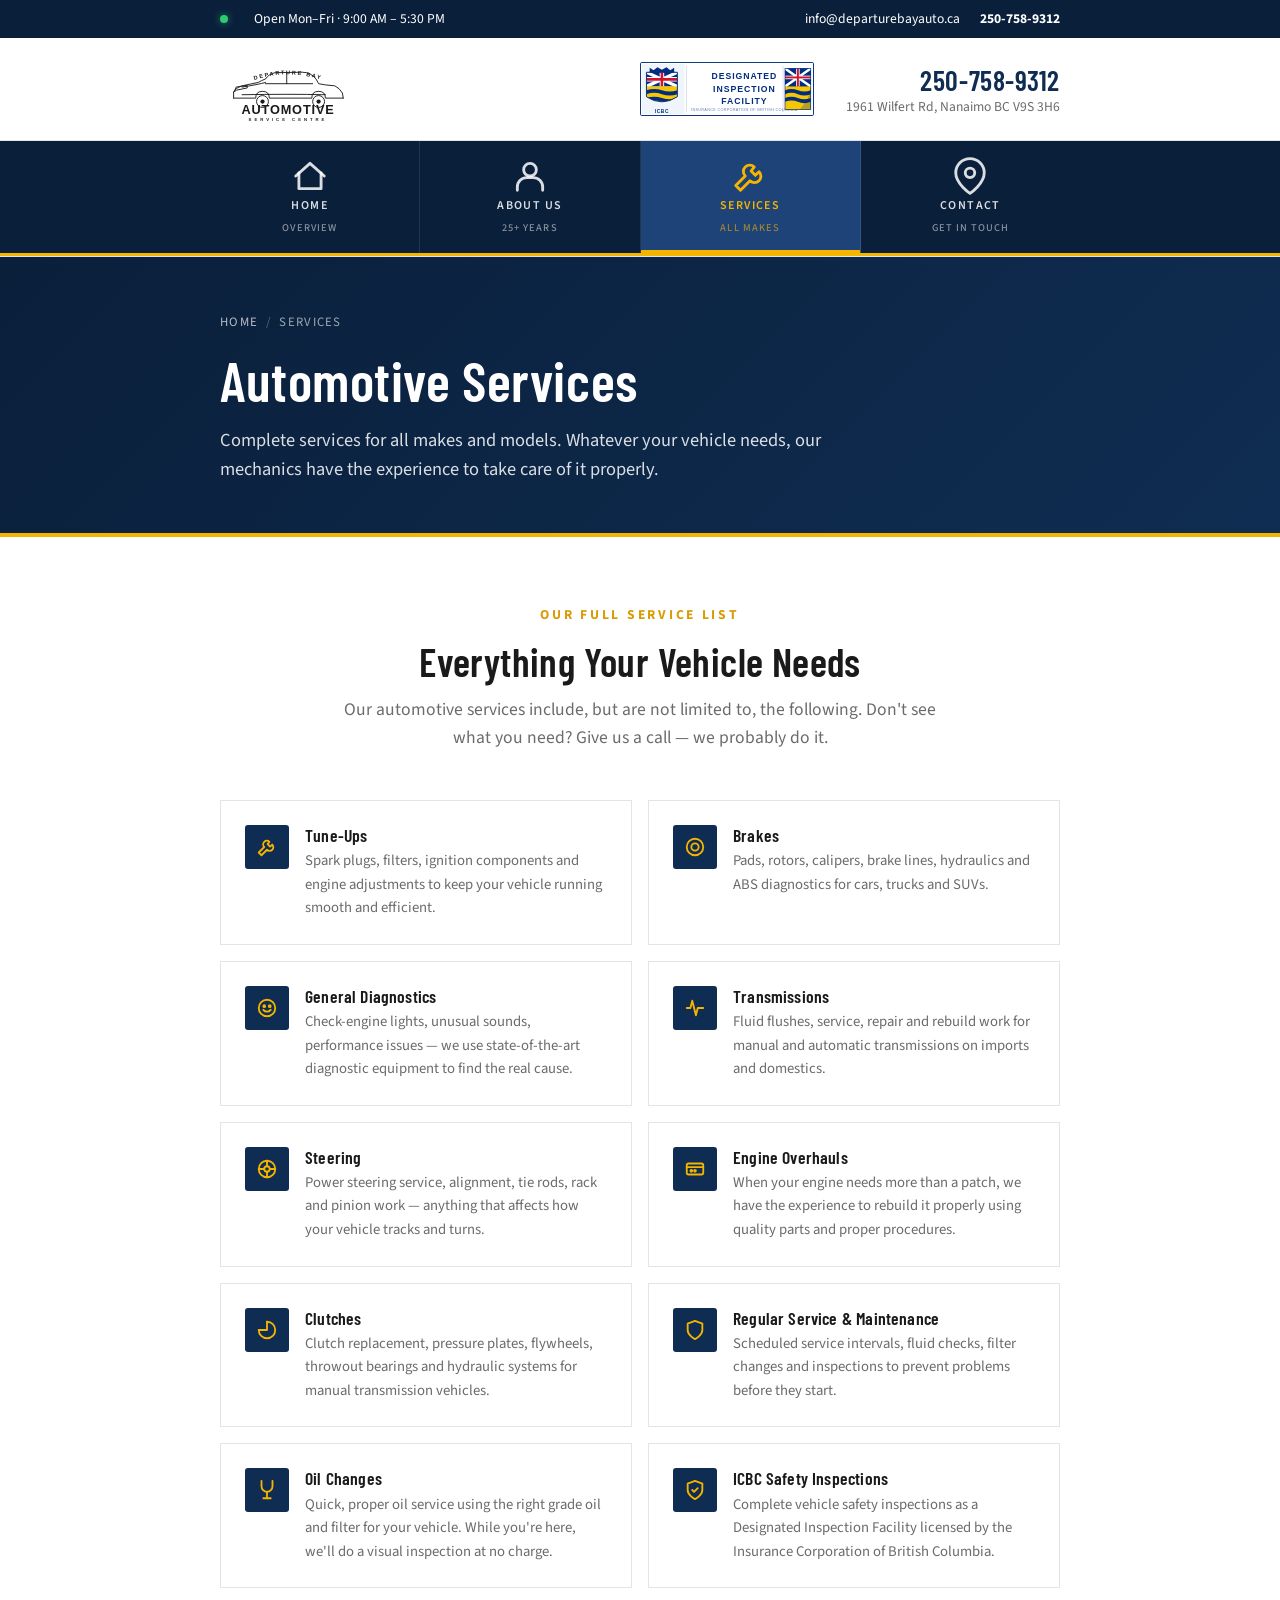
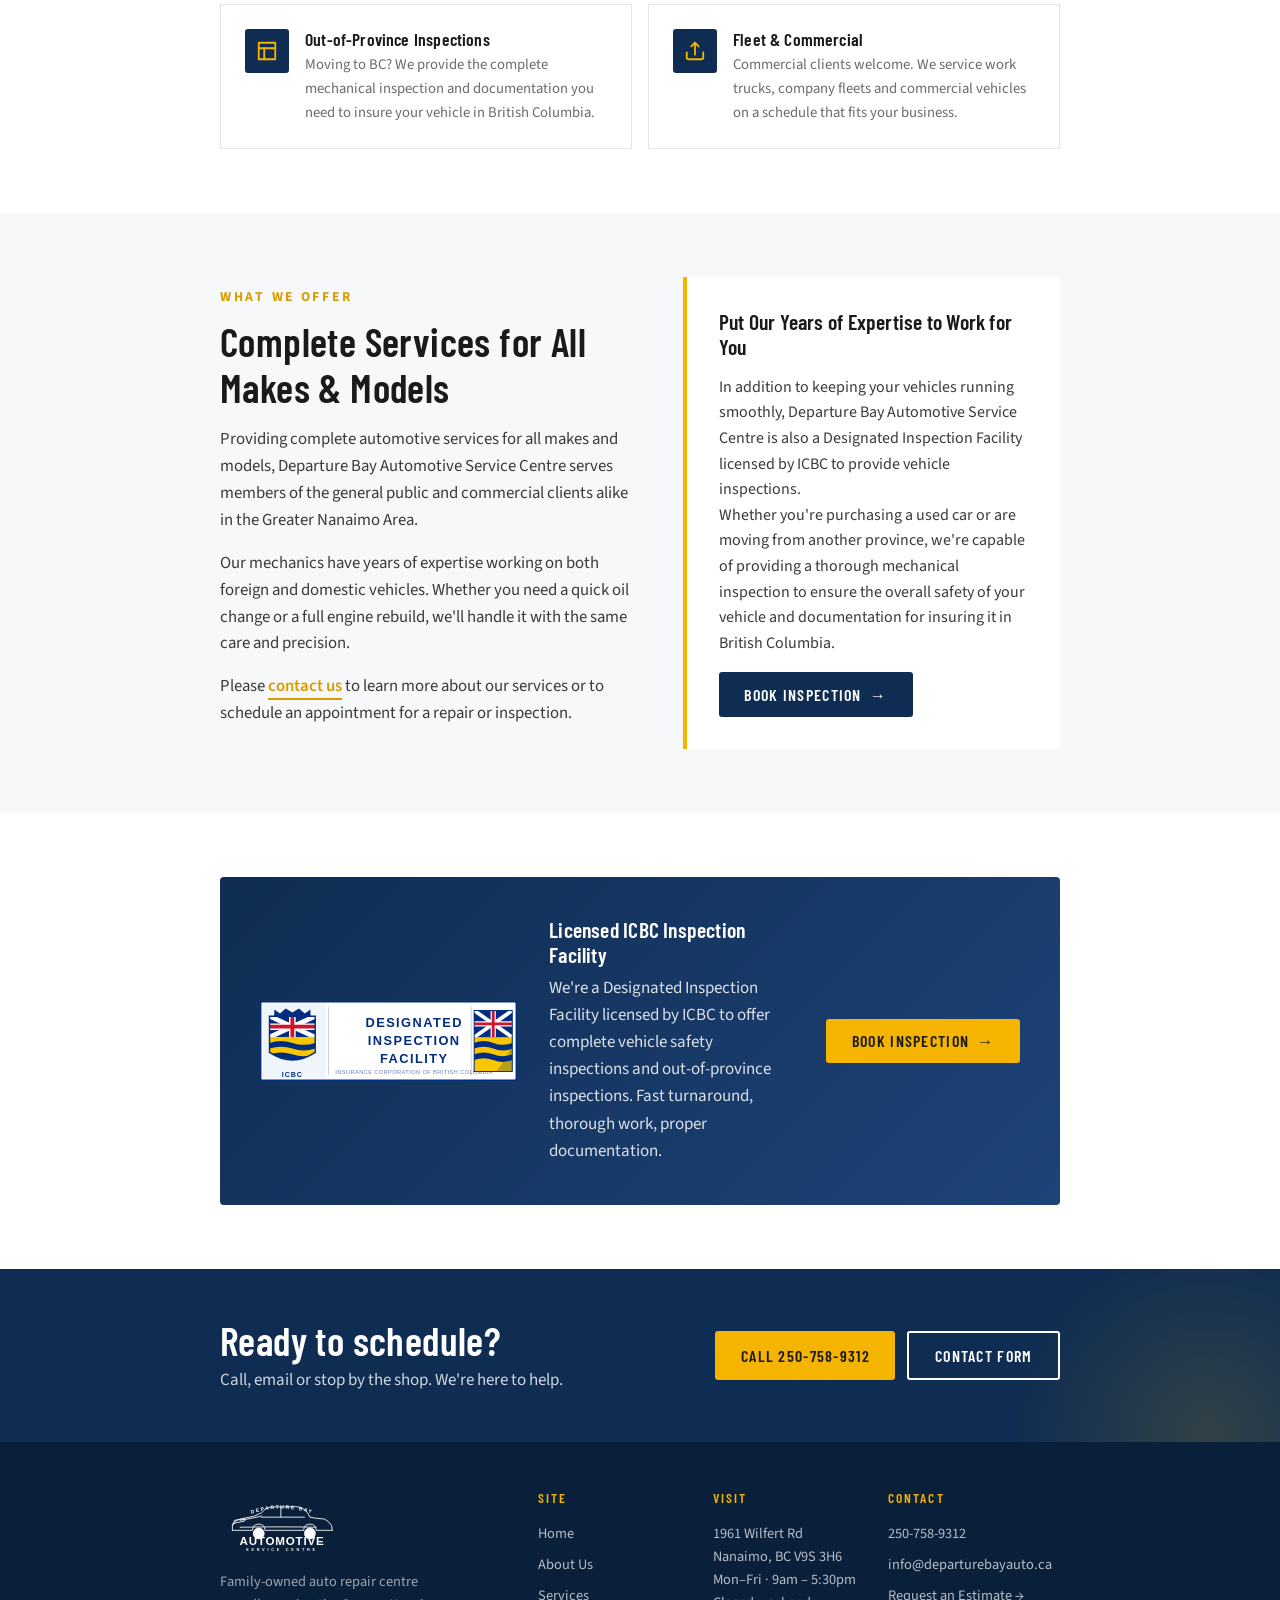
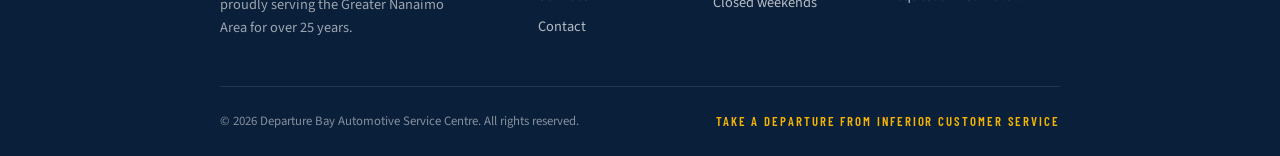
<file: services.html>
<!DOCTYPE html>
<html lang="en">
<head>
  <meta charset="UTF-8">
  <meta name="viewport" content="width=device-width, initial-scale=1.0">
  <title>Auto Services — Departure Bay Automotive, Nanaimo</title>
  <meta name="description" content="Complete automotive services for all makes and models in Nanaimo. Tune-ups, brakes, transmissions, engine overhauls, steering, diagnostics, oil changes, and ICBC inspections.">
  <link rel="preconnect" href="https://fonts.googleapis.com">
  <link rel="preconnect" href="https://fonts.gstatic.com" crossorigin>
  <link href="https://fonts.googleapis.com/css2?family=Barlow+Condensed:wght@400;500;600;700&family=Source+Sans+3:wght@400;500;600;700&display=swap" rel="stylesheet">
  <link rel="stylesheet" href="css/style.css">
  <link rel="icon" type="image/svg+xml" href="images/favicon.svg">
</head>
<body>

  <div class="topbar">
    <div class="container">
      <div class="topbar-left">
        <span>Open Mon–Fri · 9:00 AM – 5:30 PM</span>
      </div>
      <div class="topbar-right">
        <a href="mailto:info@departurebayauto.ca" class="hide-mobile">info@departurebayauto.ca</a>
        <a href="tel:2507589312"><strong>250-758-9312</strong></a>
      </div>
    </div>
  </div>

  <header class="site-header">
    <div class="header-top">
      <div class="container">
        <a href="index.html" class="brand">
          <img src="images/logo.svg" alt="Departure Bay Automotive Service Centre">
        </a>
        <div class="header-contact">
          <div class="header-badge">
            <img src="images/icbc-dif.svg" alt="ICBC Designated Inspection Facility" class="icbc-badge-img">
          </div>
          <div class="header-info">
            <a href="tel:2507589312" class="phone">250-758-9312</a>
            <div class="address">1961 Wilfert Rd, Nanaimo BC V9S 3H6</div>
          </div>
        </div>
      </div>
    </div>

    <button class="nav-toggle" aria-label="Toggle navigation" aria-controls="primary-nav">Menu</button>

    <nav class="main-nav" id="primary-nav">
      <div class="container">
        <a href="index.html">
          <svg class="nav-icon" viewBox="0 0 24 24"><path d="M3 12l9-8 9 8"/><path d="M5 10v10h14V10"/></svg>
          <span class="nav-label">Home</span>
          <span class="nav-sub">Overview</span>
        </a>
        <a href="about.html">
          <svg class="nav-icon" viewBox="0 0 24 24"><circle cx="12" cy="8" r="4"/><path d="M4 21v-2a6 6 0 0 1 6-6h4a6 6 0 0 1 6 6v2"/></svg>
          <span class="nav-label">About Us</span>
          <span class="nav-sub">25+ Years</span>
        </a>
        <a href="services.html" class="active">
          <svg class="nav-icon" viewBox="0 0 24 24"><path d="M14.7 6.3a4 4 0 0 0-5.7 5.7L3 18l3 3 6-6a4 4 0 0 0 5.7-5.7l-2.3 2.3-2.7-2.7z"/></svg>
          <span class="nav-label">Services</span>
          <span class="nav-sub">All Makes</span>
        </a>
        <a href="contact.html">
          <svg class="nav-icon" viewBox="0 0 24 24"><path d="M21 10c0 7-9 13-9 13s-9-6-9-13a9 9 0 1 1 18 0z"/><circle cx="12" cy="10" r="3"/></svg>
          <span class="nav-label">Contact</span>
          <span class="nav-sub">Get In Touch</span>
        </a>
      </div>
    </nav>
  </header>

  <section class="page-header">
    <div class="container">
      <div class="breadcrumb"><a href="index.html">Home</a><span>/</span>Services</div>
      <h1>Automotive Services</h1>
      <p class="lede">Complete services for all makes and models. Whatever your vehicle needs, our mechanics have the experience to take care of it properly.</p>
    </div>
  </section>

  <!-- Services list — shown first so customers see it immediately -->
  <section>
    <div class="container">
      <div class="section-heading">
        <span class="eyebrow">Our Full Service List</span>
        <h2>Everything Your Vehicle Needs</h2>
        <p class="lede">Our automotive services include, but are not limited to, the following. Don't see what you need? Give us a call — we probably do it.</p>
      </div>

      <div class="services-page-grid">

        <div class="service-item">
          <div class="icon-box">
            <svg viewBox="0 0 24 24"><path d="M14.7 6.3a4 4 0 0 0-5.7 5.7L3 18l3 3 6-6a4 4 0 0 0 5.7-5.7l-2.3 2.3-2.7-2.7z"/></svg>
          </div>
          <div>
            <h3>Tune-Ups</h3>
            <p>Spark plugs, filters, ignition components and engine adjustments to keep your vehicle running smooth and efficient.</p>
          </div>
        </div>

        <div class="service-item">
          <div class="icon-box">
            <svg viewBox="0 0 24 24"><circle cx="12" cy="12" r="9"/><circle cx="12" cy="12" r="4"/></svg>
          </div>
          <div>
            <h3>Brakes</h3>
            <p>Pads, rotors, calipers, brake lines, hydraulics and ABS diagnostics for cars, trucks and SUVs.</p>
          </div>
        </div>

        <div class="service-item">
          <div class="icon-box">
            <svg viewBox="0 0 24 24"><circle cx="12" cy="12" r="9"/><path d="M8 14s1.5 2 4 2 4-2 4-2"/><circle cx="9" cy="10" r="1"/><circle cx="15" cy="10" r="1"/></svg>
          </div>
          <div>
            <h3>General Diagnostics</h3>
            <p>Check-engine lights, unusual sounds, performance issues — we use state-of-the-art diagnostic equipment to find the real cause.</p>
          </div>
        </div>

        <div class="service-item">
          <div class="icon-box">
            <svg viewBox="0 0 24 24"><path d="M3 12h4l2-8 4 16 2-8h6"/></svg>
          </div>
          <div>
            <h3>Transmissions</h3>
            <p>Fluid flushes, service, repair and rebuild work for manual and automatic transmissions on imports and domestics.</p>
          </div>
        </div>

        <div class="service-item">
          <div class="icon-box">
            <svg viewBox="0 0 24 24"><circle cx="12" cy="12" r="3"/><circle cx="12" cy="12" r="9"/><line x1="12" y1="3" x2="12" y2="9"/><line x1="12" y1="15" x2="12" y2="21"/><line x1="3" y1="12" x2="9" y2="12"/><line x1="15" y1="12" x2="21" y2="12"/></svg>
          </div>
          <div>
            <h3>Steering</h3>
            <p>Power steering service, alignment, tie rods, rack and pinion work — anything that affects how your vehicle tracks and turns.</p>
          </div>
        </div>

        <div class="service-item">
          <div class="icon-box">
            <svg viewBox="0 0 24 24"><rect x="3" y="6" width="18" height="12" rx="2"/><line x1="3" y1="10" x2="21" y2="10"/><circle cx="8" cy="14" r="1"/><circle cx="12" cy="14" r="1"/></svg>
          </div>
          <div>
            <h3>Engine Overhauls</h3>
            <p>When your engine needs more than a patch, we have the experience to rebuild it properly using quality parts and proper procedures.</p>
          </div>
        </div>

        <div class="service-item">
          <div class="icon-box">
            <svg viewBox="0 0 24 24"><path d="M3 12a9 9 0 1 0 9-9"/><path d="M3 12h9V3"/></svg>
          </div>
          <div>
            <h3>Clutches</h3>
            <p>Clutch replacement, pressure plates, flywheels, throwout bearings and hydraulic systems for manual transmission vehicles.</p>
          </div>
        </div>

        <div class="service-item">
          <div class="icon-box">
            <svg viewBox="0 0 24 24"><path d="M12 22s8-4 8-10V5l-8-3-8 3v7c0 6 8 10 8 10z"/></svg>
          </div>
          <div>
            <h3>Regular Service &amp; Maintenance</h3>
            <p>Scheduled service intervals, fluid checks, filter changes and inspections to prevent problems before they start.</p>
          </div>
        </div>

        <div class="service-item">
          <div class="icon-box">
            <svg viewBox="0 0 24 24"><path d="M6 2v6a6 6 0 0 0 12 0V2"/><path d="M12 14v7"/><path d="M8 21h8"/></svg>
          </div>
          <div>
            <h3>Oil Changes</h3>
            <p>Quick, proper oil service using the right grade oil and filter for your vehicle. While you're here, we'll do a visual inspection at no charge.</p>
          </div>
        </div>

        <div class="service-item">
          <div class="icon-box">
            <svg viewBox="0 0 24 24"><path d="M12 22s8-4 8-10V5l-8-3-8 3v7c0 6 8 10 8 10z"/><path d="M9 12l2 2 4-4"/></svg>
          </div>
          <div>
            <h3>ICBC Safety Inspections</h3>
            <p>Complete vehicle safety inspections as a Designated Inspection Facility licensed by the Insurance Corporation of British Columbia.</p>
          </div>
        </div>

        <div class="service-item">
          <div class="icon-box">
            <svg viewBox="0 0 24 24"><path d="M3 3h18v18H3z"/><path d="M3 9h18"/><path d="M9 21V9"/></svg>
          </div>
          <div>
            <h3>Out-of-Province Inspections</h3>
            <p>Moving to BC? We provide the complete mechanical inspection and documentation you need to insure your vehicle in British Columbia.</p>
          </div>
        </div>

        <div class="service-item">
          <div class="icon-box">
            <svg viewBox="0 0 24 24"><path d="M21 13.5V19a2 2 0 0 1-2 2H5a2 2 0 0 1-2-2v-5.5"/><path d="M16 7l-4-4-4 4"/><path d="M12 3v13"/></svg>
          </div>
          <div>
            <h3>Fleet &amp; Commercial</h3>
            <p>Commercial clients welcome. We service work trucks, company fleets and commercial vehicles on a schedule that fits your business.</p>
          </div>
        </div>

      </div>
    </div>
  </section>

  <!-- About / intro -->
  <section style="background: var(--cream);">
    <div class="container">
      <div class="two-col">
        <div class="two-col-prose">
          <span style="color: var(--yellow-dark); font-weight: 700; letter-spacing: 0.2em; text-transform: uppercase; font-size: 0.85rem;">What We Offer</span>
          <h2 style="margin-top: 0.5rem;">Complete Services for All Makes &amp; Models</h2>
          <p>Providing complete automotive services for all makes and models, Departure Bay Automotive Service Centre serves members of the general public and commercial clients alike in the Greater Nanaimo Area.</p>
          <p>Our mechanics have years of expertise working on both foreign and domestic vehicles. Whether you need a quick oil change or a full engine rebuild, we'll handle it with the same care and precision.</p>
          <p>Please <a href="contact.html" style="color: var(--yellow-dark); font-weight: 600; border-bottom: 2px solid;">contact us</a> to learn more about our services or to schedule an appointment for a repair or inspection.</p>
        </div>

        <div style="background: white; padding: 2rem; border-left: 4px solid var(--yellow);">
          <h3 style="margin-bottom: 1rem;">Put Our Years of Expertise to Work for You</h3>
          <p style="font-size: 1rem;">In addition to keeping your vehicles running smoothly, Departure Bay Automotive Service Centre is also a Designated Inspection Facility licensed by ICBC to provide vehicle inspections.</p>
          <p style="font-size: 1rem;">Whether you're purchasing a used car or are moving from another province, we're capable of providing a thorough mechanical inspection to ensure the overall safety of your vehicle and documentation for insuring it in British Columbia.</p>
          <a href="contact.html" class="btn btn-navy" style="margin-top: 1rem;">Book Inspection <span class="arrow">→</span></a>
        </div>
      </div>
    </div>
  </section>

  <!-- ICBC callout -->
  <section>
    <div class="container">
      <div class="icbc-callout">
        <div class="badge-icon">
          <img src="images/icbc-dif.svg" alt="ICBC Designated Inspection Facility">
        </div>
        <div>
          <h3>Licensed ICBC Inspection Facility</h3>
          <p>We're a Designated Inspection Facility licensed by ICBC to offer complete vehicle safety inspections and out-of-province inspections. Fast turnaround, thorough work, proper documentation.</p>
        </div>
        <a href="contact.html" class="btn btn-primary">Book Inspection <span class="arrow">→</span></a>
      </div>
    </div>
  </section>

  <div class="cta-banner">
    <div class="container">
      <div>
        <h2>Ready to schedule?</h2>
        <p>Call, email or stop by the shop. We're here to help.</p>
      </div>
      <div class="cta-banner-actions">
        <a href="tel:2507589312" class="btn btn-primary">Call 250-758-9312</a>
        <a href="contact.html" class="btn btn-outline" style="border-color: #fff; color: #fff;">Contact Form</a>
      </div>
    </div>
  </div>

  <footer class="site-footer">
    <div class="container">
      <div class="footer-grid">
        <div class="footer-brand">
          <img src="images/logo.svg" alt="Departure Bay Automotive">
          <p>Family-owned auto repair centre proudly serving the Greater Nanaimo Area for over 25 years.</p>
        </div>
        <div class="footer-col">
          <h4>Site</h4>
          <ul>
            <li><a href="index.html">Home</a></li>
            <li><a href="about.html">About Us</a></li>
            <li><a href="services.html">Services</a></li>
            <li><a href="contact.html">Contact</a></li>
          </ul>
        </div>
        <div class="footer-col">
          <h4>Visit</h4>
          <address>
            1961 Wilfert Rd<br>
            Nanaimo, BC V9S 3H6<br>
            Mon–Fri · 9am – 5:30pm<br>
            Closed weekends
          </address>
        </div>
        <div class="footer-col">
          <h4>Contact</h4>
          <ul>
            <li><a href="tel:2507589312">250-758-9312</a></li>
            <li><a href="mailto:info@departurebayauto.ca">info@departurebayauto.ca</a></li>
            <li><a href="contact.html">Request an Estimate →</a></li>
          </ul>
        </div>
      </div>
      <div class="footer-bottom">
        <span>© <span id="current-year"></span> Departure Bay Automotive Service Centre. All rights reserved.</span>
        <span class="tagline">Take a departure from inferior customer service</span>
      </div>
    </div>
  </footer>

  <script src="js/main.js"></script>
</body>
</html>
</file>
<file: css/style.css>
/* =========================================================
   DEPARTURE BAY AUTOMOTIVE
   Clean, trustworthy, easy to navigate.
   Palette: deep navy, clean white, warm yellow accent.
   ========================================================= */

*, *::before, *::after {
  box-sizing: border-box;
  margin: 0;
  padding: 0;
}

html {
  scroll-behavior: smooth;
  -webkit-font-smoothing: antialiased;
  -moz-osx-font-smoothing: grayscale;
}

:root {
  /* Palette */
  --navy: #0f2d52;
  --navy-dark: #0a1f3a;
  --navy-soft: #1e4378;
  --yellow: #f5b400;
  --yellow-dark: #d99c00;
  --ink: #1a1a1a;
  --body: #3a3a3a;
  --muted: #6b6b6b;
  --line: #e1e4ea;
  --line-soft: #eef0f4;
  --paper: #ffffff;
  --cream: #f7f8fa;

  /* Typography */
  --font-display: "Barlow Condensed", Impact, "Arial Narrow", sans-serif;
  --font-body: "Source Sans 3", "Helvetica Neue", Arial, sans-serif;

  /* Layout */
  --container: 880px;
  --gutter: 1.25rem;

  /* Shadows */
  --shadow-sm: 0 1px 3px rgba(15, 45, 82, 0.08);
  --shadow-md: 0 4px 12px rgba(15, 45, 82, 0.1);
  --shadow-lg: 0 12px 32px rgba(15, 45, 82, 0.12);
}

body {
  font-family: var(--font-body);
  font-size: 17px;
  line-height: 1.6;
  color: var(--body);
  background: var(--paper);
}

img { max-width: 100%; display: block; }
a { color: var(--navy); text-decoration: none; }
a:hover { color: var(--yellow-dark); }

h1, h2, h3, h4 {
  font-family: var(--font-display);
  color: var(--ink);
  font-weight: 600;
  line-height: 1.15;
  letter-spacing: 0.01em;
}

h1 { font-size: clamp(2.25rem, 5vw, 3.5rem); }
h2 { font-size: clamp(1.75rem, 3.5vw, 2.5rem); }
h3 { font-size: 1.35rem; }
h4 { font-size: 1.1rem; }

p { max-width: 68ch; }

/* --- Layout --- */
.container {
  width: 100%;
  max-width: var(--container);
  margin: 0 auto;
  padding: 0 var(--gutter);
}

section { padding: 4rem 0; }

/* --- Top Info Bar --- */
.topbar {
  background: var(--navy-dark);
  color: #fff;
  font-size: 0.85rem;
  padding: 0.5rem 0;
}

.topbar .container {
  display: flex;
  justify-content: space-between;
  align-items: center;
  gap: 1rem;
  flex-wrap: wrap;
}

.topbar-left, .topbar-right {
  display: flex;
  gap: 1.25rem;
  align-items: center;
}

.topbar a { color: #fff; }
.topbar a:hover { color: var(--yellow); }

.topbar-left::before {
  content: "";
  display: inline-block;
  width: 8px; height: 8px;
  background: #2ecc71;
  border-radius: 50%;
  margin-right: 6px;
  box-shadow: 0 0 8px rgba(46, 204, 113, 0.6);
}

/* --- Header --- */
.site-header {
  background: var(--paper);
  position: sticky;
  top: 0;
  z-index: 100;
  box-shadow: 0 1px 0 var(--line);
}

.header-top {
  padding: 1rem 0;
  border-bottom: 1px solid var(--line);
}

.header-top .container {
  display: flex;
  align-items: center;
  justify-content: space-between;
  gap: 1.5rem;
}

.brand {
  display: flex;
  align-items: center;
  flex-shrink: 0;
}

.brand img { height: 70px; width: auto; }

.header-contact {
  display: flex;
  align-items: center;
  gap: 2rem;
}

.header-info {
  text-align: right;
  line-height: 1.3;
}

.header-info .phone {
  font-family: var(--font-display);
  font-size: 1.75rem;
  font-weight: 600;
  color: var(--navy);
  display: block;
  letter-spacing: 0.02em;
}

.header-info .phone:hover { color: var(--yellow-dark); }

.header-info .address {
  font-size: 0.85rem;
  color: var(--muted);
}

.header-badge {
  display: flex;
  align-items: center;
  flex-shrink: 0;
}

.icbc-badge-img {
  height: 54px;
  width: auto;
  display: block;
}

/* --- Icon Navigation (inspired by original Bavarian) --- */
.main-nav {
  background: var(--navy-dark);
  border-bottom: 3px solid var(--yellow);
}

.main-nav .container {
  display: flex;
  padding: 0;
}

.main-nav a {
  flex: 1;
  display: flex;
  flex-direction: column;
  align-items: center;
  justify-content: center;
  gap: 0.35rem;
  padding: 1rem 0.75rem;
  color: rgba(255,255,255,0.85);
  text-align: center;
  font-size: 0.75rem;
  letter-spacing: 0.12em;
  text-transform: uppercase;
  font-weight: 600;
  border-right: 1px solid rgba(255,255,255,0.1);
  transition: background 0.2s, color 0.2s;
  position: relative;
}

.main-nav a:last-child { border-right: none; }

.main-nav a .nav-icon {
  width: 38px;
  height: 38px;
  stroke: currentColor;
  fill: none;
  stroke-width: 1.8;
  stroke-linecap: round;
  stroke-linejoin: round;
  transition: color 0.2s;
}

.main-nav a .nav-label {
  display: block;
  line-height: 1;
}

.main-nav a .nav-sub {
  display: block;
  font-size: 0.65rem;
  opacity: 0.6;
  font-weight: 500;
  letter-spacing: 0.1em;
  margin-top: 2px;
}

.main-nav a:hover,
.main-nav a.active {
  background: var(--navy-soft);
  color: var(--yellow);
}

.main-nav a.active::after {
  content: "";
  position: absolute;
  bottom: 0;
  left: 0;
  right: 0;
  height: 3px;
  background: var(--yellow);
}

.nav-toggle {
  display: none;
  background: var(--navy);
  color: #fff;
  border: none;
  width: 100%;
  padding: 0.85rem;
  cursor: pointer;
  font-family: var(--font-display);
  font-size: 1rem;
  letter-spacing: 0.1em;
  text-transform: uppercase;
  text-align: left;
  padding-left: var(--gutter);
}

.nav-toggle::after {
  content: "☰";
  float: right;
  padding-right: var(--gutter);
}

.nav-toggle.active::after { content: "✕"; }

@media (max-width: 860px) {
  .header-contact { display: none; }
  .brand img { height: 56px; }

  .nav-toggle { display: block; }

  .main-nav .container {
    flex-direction: column;
    display: none;
  }

  .main-nav.open .container { display: flex; }

  .main-nav a {
    flex-direction: row;
    justify-content: flex-start;
    gap: 0.75rem;
    padding: 0.9rem var(--gutter);
    border-right: none;
    border-bottom: 1px solid rgba(255,255,255,0.1);
  }

  .main-nav a .nav-icon { width: 28px; height: 28px; }

  .main-nav a .nav-sub { display: none; }

  .main-nav a.active::after { display: none; }
}

/* --- Buttons --- */
.btn {
  display: inline-flex;
  align-items: center;
  gap: 0.5rem;
  padding: 0.9rem 1.6rem;
  font-family: var(--font-display);
  font-size: 1rem;
  font-weight: 600;
  letter-spacing: 0.08em;
  text-transform: uppercase;
  border: none;
  cursor: pointer;
  transition: all 0.2s;
  line-height: 1;
  text-align: center;
  border-radius: 3px;
}

.btn-primary {
  background: var(--yellow);
  color: var(--ink);
}

.btn-primary:hover {
  background: var(--yellow-dark);
  color: var(--ink);
  transform: translateY(-2px);
  box-shadow: var(--shadow-md);
}

.btn-navy {
  background: var(--navy);
  color: #fff;
}

.btn-navy:hover {
  background: var(--navy-dark);
  color: #fff;
  transform: translateY(-2px);
  box-shadow: var(--shadow-md);
}

.btn-outline {
  background: transparent;
  color: var(--navy);
  border: 2px solid var(--navy);
}

.btn-outline:hover {
  background: var(--navy);
  color: #fff;
}

.btn .arrow { transition: transform 0.2s; }
.btn:hover .arrow { transform: translateX(3px); }

/* --- Hero --- */
.hero {
  position: relative;
  background: linear-gradient(135deg, var(--navy-dark) 0%, var(--navy) 100%);
  color: #fff;
  overflow: hidden;
  padding: 5rem 0 6rem;
}

.hero::before {
  content: "";
  position: absolute;
  top: 0; right: 0; bottom: 0;
  width: 50%;
  background-image: url("data:image/svg+xml,%3Csvg xmlns='http://www.w3.org/2000/svg' width='800' height='600' viewBox='0 0 800 600'%3E%3Cdefs%3E%3ClinearGradient id='g' x1='0' x2='1' y1='0' y2='1'%3E%3Cstop offset='0%25' stop-color='%23ffffff' stop-opacity='0.03'/%3E%3Cstop offset='100%25' stop-color='%23ffffff' stop-opacity='0'/%3E%3C/linearGradient%3E%3C/defs%3E%3Crect width='800' height='600' fill='url(%23g)'/%3E%3Ccircle cx='600' cy='300' r='250' fill='none' stroke='%23ffffff' stroke-width='1' stroke-opacity='0.06'/%3E%3Ccircle cx='600' cy='300' r='180' fill='none' stroke='%23ffffff' stroke-width='1' stroke-opacity='0.08'/%3E%3Ccircle cx='600' cy='300' r='110' fill='none' stroke='%23ffffff' stroke-width='1' stroke-opacity='0.1'/%3E%3C/svg%3E");
  background-size: cover;
  opacity: 0.8;
}

.hero .container { position: relative; z-index: 2; }

.hero-content {
  max-width: 720px;
}

.hero-eyebrow {
  display: inline-flex;
  align-items: center;
  gap: 0.5rem;
  background: rgba(245, 180, 0, 0.15);
  color: var(--yellow);
  padding: 0.4rem 0.9rem;
  font-size: 0.8rem;
  font-weight: 600;
  letter-spacing: 0.15em;
  text-transform: uppercase;
  border: 1px solid rgba(245, 180, 0, 0.3);
  border-radius: 3px;
  margin-bottom: 1.25rem;
}

.hero h1 {
  color: #fff;
  font-size: clamp(2.5rem, 6vw, 4.5rem);
  margin-bottom: 1.25rem;
  font-weight: 600;
}

.hero h1 .accent { color: var(--yellow); }

.hero-lede {
  font-size: 1.2rem;
  color: rgba(255,255,255,0.85);
  margin-bottom: 2rem;
  max-width: 600px;
}

.hero-actions {
  display: flex;
  gap: 0.75rem;
  flex-wrap: wrap;
  margin-bottom: 3rem;
}

.hero-actions .btn-outline {
  border-color: #fff;
  color: #fff;
}

.hero-actions .btn-outline:hover {
  background: #fff;
  color: var(--navy);
}

.hero-quick-info {
  display: grid;
  grid-template-columns: repeat(3, 1fr);
  gap: 1rem;
  padding-top: 2rem;
  border-top: 1px solid rgba(255,255,255,0.15);
  max-width: 720px;
}

.hero-info-item {
  display: flex;
  align-items: flex-start;
  gap: 0.75rem;
}

.hero-info-item .icon {
  width: 24px;
  height: 24px;
  stroke: var(--yellow);
  fill: none;
  stroke-width: 1.8;
  flex-shrink: 0;
  margin-top: 2px;
}

.hero-info-item .label {
  font-size: 0.7rem;
  letter-spacing: 0.15em;
  text-transform: uppercase;
  color: rgba(255,255,255,0.6);
  margin-bottom: 0.15rem;
}

.hero-info-item .value {
  color: #fff;
  font-weight: 600;
  font-size: 0.95rem;
  line-height: 1.3;
}

@media (max-width: 700px) {
  .hero-quick-info { grid-template-columns: 1fr; gap: 0.75rem; }
}

/* --- Page Header (inner pages) --- */
.page-header {
  background: linear-gradient(135deg, var(--navy-dark) 0%, var(--navy) 100%);
  color: #fff;
  padding: 3.5rem 0 3rem;
  position: relative;
  overflow: hidden;
  border-bottom: 4px solid var(--yellow);
}

.page-header .container { position: relative; z-index: 2; }

.breadcrumb {
  font-size: 0.8rem;
  letter-spacing: 0.1em;
  text-transform: uppercase;
  color: rgba(255,255,255,0.6);
  margin-bottom: 1rem;
}

.breadcrumb a { color: rgba(255,255,255,0.7); }
.breadcrumb a:hover { color: var(--yellow); }
.breadcrumb span { margin: 0 0.5rem; opacity: 0.5; }

.page-header h1 {
  color: #fff;
  margin-bottom: 0.85rem;
}

.page-header .lede {
  font-size: 1.15rem;
  color: rgba(255,255,255,0.85);
  max-width: 650px;
}

/* --- Trust Bar --- */
.trust-bar {
  background: var(--cream);
  padding: 1.5rem 0;
  border-bottom: 1px solid var(--line);
}

.trust-bar .container {
  display: flex;
  justify-content: center;
  flex-wrap: wrap;
  gap: 2rem 3rem;
  align-items: center;
}

.trust-item {
  display: flex;
  align-items: center;
  gap: 0.6rem;
  font-size: 0.9rem;
  color: var(--body);
  font-weight: 500;
}

.trust-item .icon {
  width: 22px;
  height: 22px;
  color: var(--navy);
  stroke: currentColor;
  fill: none;
  stroke-width: 2;
  stroke-linecap: round;
  stroke-linejoin: round;
  flex-shrink: 0;
}

.trust-item strong { color: var(--ink); font-weight: 700; }

/* --- Section Heading --- */
.section-heading {
  text-align: center;
  max-width: 700px;
  margin: 0 auto 3rem;
}

.section-heading .eyebrow {
  display: inline-block;
  color: var(--yellow-dark);
  font-size: 0.85rem;
  font-weight: 700;
  letter-spacing: 0.2em;
  text-transform: uppercase;
  margin-bottom: 0.75rem;
}

.section-heading h2 { margin-bottom: 0.75rem; }

.section-heading .lede {
  color: var(--muted);
  font-size: 1.1rem;
  margin: 0 auto;
}

/* --- Service Cards --- */
.service-grid {
  display: grid;
  grid-template-columns: repeat(3, 1fr);
  gap: 1.25rem;
}

.service-card {
  background: var(--paper);
  border: 1px solid var(--line);
  padding: 1.75rem;
  transition: all 0.25s;
  display: flex;
  flex-direction: column;
}

.service-card:hover {
  border-color: var(--navy);
  transform: translateY(-3px);
  box-shadow: var(--shadow-md);
}

.service-card .service-icon {
  width: 48px;
  height: 48px;
  background: var(--cream);
  border: 1px solid var(--line);
  border-radius: 50%;
  display: flex;
  align-items: center;
  justify-content: center;
  margin-bottom: 1.25rem;
  transition: all 0.25s;
}

.service-card:hover .service-icon {
  background: var(--yellow);
  border-color: var(--yellow);
}

.service-card .service-icon svg {
  width: 26px;
  height: 26px;
  stroke: var(--navy);
  fill: none;
  stroke-width: 1.8;
  stroke-linecap: round;
  stroke-linejoin: round;
  transition: stroke 0.25s;
}

.service-card:hover .service-icon svg { stroke: var(--ink); }

.service-card h3 { margin-bottom: 0.5rem; }

.service-card p {
  color: var(--muted);
  font-size: 0.95rem;
  flex-grow: 1;
}

@media (max-width: 900px) { .service-grid { grid-template-columns: repeat(2, 1fr); } }
@media (max-width: 600px) { .service-grid { grid-template-columns: 1fr; } }

/* --- Two column feature --- */
.two-col {
  display: grid;
  grid-template-columns: 1.1fr 1fr;
  gap: 3rem;
  align-items: center;
}

.two-col-visual {
  background: var(--navy);
  aspect-ratio: 4 / 3;
  position: relative;
  overflow: hidden;
  border-radius: 4px;
  box-shadow: var(--shadow-lg);
}

.two-col-visual svg {
  position: absolute;
  inset: 0;
  width: 100%;
  height: 100%;
}

.two-col-prose h2 { margin-bottom: 1rem; }

.two-col-prose p {
  margin-bottom: 1rem;
  color: var(--body);
  font-size: 1.05rem;
}

.feature-list {
  list-style: none;
  margin: 1.5rem 0;
}

.feature-list li {
  display: flex;
  align-items: flex-start;
  gap: 0.75rem;
  padding: 0.5rem 0;
  font-size: 1rem;
  color: var(--body);
}

.feature-list li::before {
  content: "✓";
  color: var(--paper);
  background: var(--navy);
  width: 22px;
  height: 22px;
  border-radius: 50%;
  display: inline-flex;
  align-items: center;
  justify-content: center;
  font-size: 0.75rem;
  font-weight: 700;
  flex-shrink: 0;
  margin-top: 2px;
}

@media (max-width: 800px) { .two-col { grid-template-columns: 1fr; gap: 2rem; } }

/* --- CTA Banner --- */
.cta-banner {
  background: var(--navy);
  color: #fff;
  padding: 3rem 0;
  position: relative;
  overflow: hidden;
}

.cta-banner::before {
  content: "";
  position: absolute;
  top: -20%; right: -10%;
  width: 400px; height: 400px;
  background: radial-gradient(circle, rgba(245,180,0,0.15), transparent 70%);
}

.cta-banner .container {
  position: relative;
  z-index: 2;
  display: flex;
  justify-content: space-between;
  align-items: center;
  gap: 1.5rem;
  flex-wrap: wrap;
}

.cta-banner h2 {
  color: #fff;
  max-width: 24ch;
  margin-bottom: 0.25rem;
}

.cta-banner p {
  color: rgba(255,255,255,0.8);
  margin: 0;
}

.cta-banner-actions {
  display: flex;
  gap: 0.75rem;
  flex-wrap: wrap;
}

/* --- Hours / Contact split --- */
.info-split {
  display: grid;
  grid-template-columns: 1fr 1fr 1fr;
  gap: 1.25rem;
}

.info-card {
  background: var(--paper);
  border: 1px solid var(--line);
  padding: 1.75rem;
  border-top: 3px solid var(--navy);
}

.info-card.accent { border-top-color: var(--yellow); }

.info-card h3 {
  font-size: 1.15rem;
  margin-bottom: 1rem;
  padding-bottom: 0.75rem;
  border-bottom: 1px solid var(--line);
}

.info-card .row {
  display: flex;
  justify-content: space-between;
  padding: 0.4rem 0;
  font-size: 0.95rem;
}

.info-card .row .label { color: var(--muted); }
.info-card .row .value { color: var(--ink); font-weight: 600; }

.info-card .big-phone {
  font-family: var(--font-display);
  font-size: 2rem;
  color: var(--navy);
  display: block;
  font-weight: 600;
  margin: 0.5rem 0;
  letter-spacing: 0.02em;
}

.info-card p { font-size: 0.95rem; color: var(--muted); }

.info-card address {
  font-style: normal;
  font-size: 1rem;
  color: var(--ink);
  line-height: 1.5;
  margin-bottom: 0.75rem;
}

@media (max-width: 900px) { .info-split { grid-template-columns: 1fr; } }

/* --- Services page list --- */
.services-page-grid {
  display: grid;
  grid-template-columns: repeat(2, 1fr);
  gap: 1rem;
}

.service-item {
  background: var(--paper);
  border: 1px solid var(--line);
  padding: 1.5rem;
  display: flex;
  gap: 1rem;
  align-items: flex-start;
  transition: all 0.2s;
}

.service-item:hover {
  border-color: var(--navy);
  box-shadow: var(--shadow-sm);
}

.service-item .icon-box {
  width: 44px; height: 44px;
  background: var(--navy);
  display: flex;
  align-items: center;
  justify-content: center;
  flex-shrink: 0;
  border-radius: 3px;
}

.service-item .icon-box svg {
  width: 22px; height: 22px;
  stroke: var(--yellow);
  fill: none;
  stroke-width: 2;
  stroke-linecap: round;
  stroke-linejoin: round;
}

.service-item h3 {
  font-size: 1.1rem;
  margin-bottom: 0.25rem;
}

.service-item p {
  color: var(--muted);
  font-size: 0.92rem;
  margin: 0;
}

@media (max-width: 700px) { .services-page-grid { grid-template-columns: 1fr; } }

/* --- ICBC Inspection callout --- */
.icbc-callout {
  background: linear-gradient(135deg, var(--navy) 0%, var(--navy-soft) 100%);
  color: #fff;
  padding: 2.5rem;
  border-radius: 4px;
  display: grid;
  grid-template-columns: auto 1fr auto;
  gap: 2rem;
  align-items: center;
}

.icbc-callout .badge-icon {
  display: flex;
  align-items: center;
  justify-content: center;
  flex-shrink: 0;
}

.icbc-callout .badge-icon img {
  height: 80px;
  width: auto;
  display: block;
}

.icbc-callout h3 {
  color: #fff;
  margin-bottom: 0.5rem;
}

.icbc-callout p {
  color: rgba(255,255,255,0.85);
  margin: 0;
  max-width: 60ch;
}

@media (max-width: 800px) {
  .icbc-callout {
    grid-template-columns: 1fr;
    text-align: center;
    padding: 2rem 1.5rem;
  }
  .icbc-callout .badge-icon { margin: 0 auto; }
}

/* --- Contact page --- */
.contact-grid {
  display: grid;
  grid-template-columns: 1fr 1.2fr;
  gap: 2.5rem;
  align-items: start;
}

.contact-sidebar { display: flex; flex-direction: column; gap: 1.25rem; }

.contact-card {
  background: var(--cream);
  border: 1px solid var(--line);
  padding: 1.5rem;
}

.contact-card h3 {
  font-size: 1.1rem;
  margin-bottom: 0.9rem;
  padding-bottom: 0.75rem;
  border-bottom: 2px solid var(--navy);
  display: inline-block;
}

.contact-card .row {
  display: flex;
  gap: 0.75rem;
  padding: 0.5rem 0;
  align-items: flex-start;
  font-size: 0.95rem;
}

.contact-card .row .icon {
  width: 18px; height: 18px;
  color: var(--navy);
  stroke: currentColor;
  fill: none;
  stroke-width: 2;
  flex-shrink: 0;
  margin-top: 4px;
}

.contact-card .row .label {
  color: var(--muted);
  font-size: 0.8rem;
  text-transform: uppercase;
  letter-spacing: 0.1em;
  font-weight: 600;
  display: block;
  margin-bottom: 2px;
}

.contact-card .row .value { color: var(--ink); font-weight: 500; }

.hours-table { width: 100%; font-size: 0.95rem; }
.hours-table tr { border-bottom: 1px dashed var(--line); }
.hours-table tr:last-child { border-bottom: none; }
.hours-table td { padding: 0.5rem 0; }
.hours-table td.day { color: var(--body); }
.hours-table td.time { text-align: right; color: var(--ink); font-weight: 600; }
.hours-table tr.closed td.time { color: var(--muted); }

.contact-form-wrap {
  background: var(--paper);
  border: 1px solid var(--line);
  padding: 2rem;
}

.contact-form-wrap h2 { margin-bottom: 0.5rem; }
.contact-form-wrap > p { color: var(--muted); margin-bottom: 1.5rem; }

.form-group { margin-bottom: 1.1rem; }
.form-row-inline { display: grid; grid-template-columns: 1fr 1fr; gap: 1rem; }

.form-group label {
  display: block;
  font-size: 0.8rem;
  color: var(--ink);
  font-weight: 600;
  margin-bottom: 0.4rem;
  text-transform: uppercase;
  letter-spacing: 0.08em;
}

.form-group label .req { color: var(--yellow-dark); }

.form-group input,
.form-group textarea,
.form-group select {
  width: 100%;
  padding: 0.75rem;
  border: 1px solid var(--line);
  background: var(--paper);
  font-family: inherit;
  font-size: 1rem;
  color: var(--ink);
  border-radius: 3px;
  transition: border-color 0.2s, box-shadow 0.2s;
}

.form-group input:focus,
.form-group textarea:focus,
.form-group select:focus {
  outline: none;
  border-color: var(--navy);
  box-shadow: 0 0 0 3px rgba(15, 45, 82, 0.1);
}

.form-group textarea { resize: vertical; min-height: 120px; }

.form-note {
  font-size: 0.85rem;
  color: var(--muted);
  margin-top: 0.75rem;
}

@media (max-width: 800px) {
  .contact-grid { grid-template-columns: 1fr; }
  .form-row-inline { grid-template-columns: 1fr; }
}

/* --- Map --- */
.map-wrap {
  margin-top: 1.25rem;
  aspect-ratio: 4 / 3;
  border: 1px solid var(--line);
  overflow: hidden;
  border-radius: 3px;
}

.map-wrap iframe { width: 100%; height: 100%; border: none; }

/* --- Payment methods --- */
.payment-methods {
  display: flex;
  align-items: center;
  gap: 0.75rem;
  flex-wrap: wrap;
  margin-top: 0.5rem;
}

.payment-badge {
  padding: 0.35rem 0.75rem;
  background: var(--paper);
  border: 1px solid var(--line);
  font-size: 0.75rem;
  font-weight: 700;
  color: var(--ink);
  letter-spacing: 0.05em;
  border-radius: 3px;
}

/* --- About page layout --- */
.about-intro {
  display: grid;
  grid-template-columns: 1fr 1fr;
  gap: 3rem;
  align-items: start;
}

.about-prose h2 { margin-bottom: 1.25rem; }
.about-prose p { margin-bottom: 1rem; font-size: 1.05rem; }

.stats-grid {
  display: grid;
  grid-template-columns: repeat(2, 1fr);
  gap: 1rem;
  margin-top: 2rem;
}

.stat-card {
  background: var(--cream);
  padding: 1.5rem;
  text-align: center;
  border-top: 3px solid var(--yellow);
}

.stat-card .big {
  font-family: var(--font-display);
  font-size: 3rem;
  color: var(--navy);
  font-weight: 700;
  line-height: 1;
  margin-bottom: 0.25rem;
}

.stat-card .lbl {
  font-size: 0.8rem;
  letter-spacing: 0.1em;
  text-transform: uppercase;
  color: var(--muted);
  font-weight: 600;
}

@media (max-width: 800px) { .about-intro { grid-template-columns: 1fr; } }

/* --- Family / values --- */
.values-grid {
  display: grid;
  grid-template-columns: repeat(3, 1fr);
  gap: 1.5rem;
}

.value-item {
  text-align: center;
  padding: 1.5rem 1rem;
}

.value-item .big-icon {
  width: 64px; height: 64px;
  background: var(--navy);
  border-radius: 50%;
  display: flex;
  align-items: center;
  justify-content: center;
  margin: 0 auto 1.25rem;
}

.value-item .big-icon svg {
  width: 32px; height: 32px;
  stroke: var(--yellow);
  fill: none;
  stroke-width: 1.8;
  stroke-linecap: round;
  stroke-linejoin: round;
}

.value-item h3 { margin-bottom: 0.5rem; }
.value-item p { color: var(--muted); margin: 0 auto; font-size: 0.95rem; }

@media (max-width: 800px) { .values-grid { grid-template-columns: 1fr; } }

/* --- Footer --- */
.site-footer {
  background: var(--navy-dark);
  color: rgba(255,255,255,0.8);
  padding: 3rem 0 1.5rem;
}

.footer-grid {
  display: grid;
  grid-template-columns: 2fr 1fr 1fr 1.2fr;
  gap: 2rem;
  margin-bottom: 2.5rem;
}

.footer-brand img { height: 64px; width: auto; filter: brightness(0) invert(1); margin-bottom: 1rem; }
.footer-brand p { font-size: 0.9rem; color: rgba(255,255,255,0.6); max-width: 32ch; }

.footer-col h4 {
  color: var(--yellow);
  font-size: 0.85rem;
  letter-spacing: 0.15em;
  text-transform: uppercase;
  margin-bottom: 1rem;
}

.footer-col ul { list-style: none; }
.footer-col li { margin-bottom: 0.5rem; font-size: 0.9rem; }

.footer-col a { color: rgba(255,255,255,0.7); }
.footer-col a:hover { color: var(--yellow); }

.footer-col address { font-style: normal; font-size: 0.9rem; color: rgba(255,255,255,0.7); line-height: 1.6; }

.footer-bottom {
  padding-top: 1.5rem;
  border-top: 1px solid rgba(255,255,255,0.1);
  display: flex;
  justify-content: space-between;
  gap: 1rem;
  flex-wrap: wrap;
  font-size: 0.8rem;
  color: rgba(255,255,255,0.5);
}

.footer-bottom .tagline {
  font-family: var(--font-display);
  letter-spacing: 0.15em;
  text-transform: uppercase;
  color: var(--yellow);
  font-weight: 600;
}

@media (max-width: 800px) {
  .footer-grid { grid-template-columns: 1fr 1fr; }
  .footer-brand { grid-column: 1 / -1; }
}

/* --- Hide mobile --- */
@media (max-width: 600px) {
  .hide-mobile { display: none !important; }
}

/* --- Animations --- */
@keyframes fadeUp {
  from { opacity: 0; transform: translateY(16px); }
  to { opacity: 1; transform: translateY(0); }
}

.fade-up { animation: fadeUp 0.6s ease-out backwards; }
.fade-up-1 { animation-delay: 0.05s; }
.fade-up-2 { animation-delay: 0.15s; }
.fade-up-3 { animation-delay: 0.25s; }
.fade-up-4 { animation-delay: 0.35s; }
</file>
